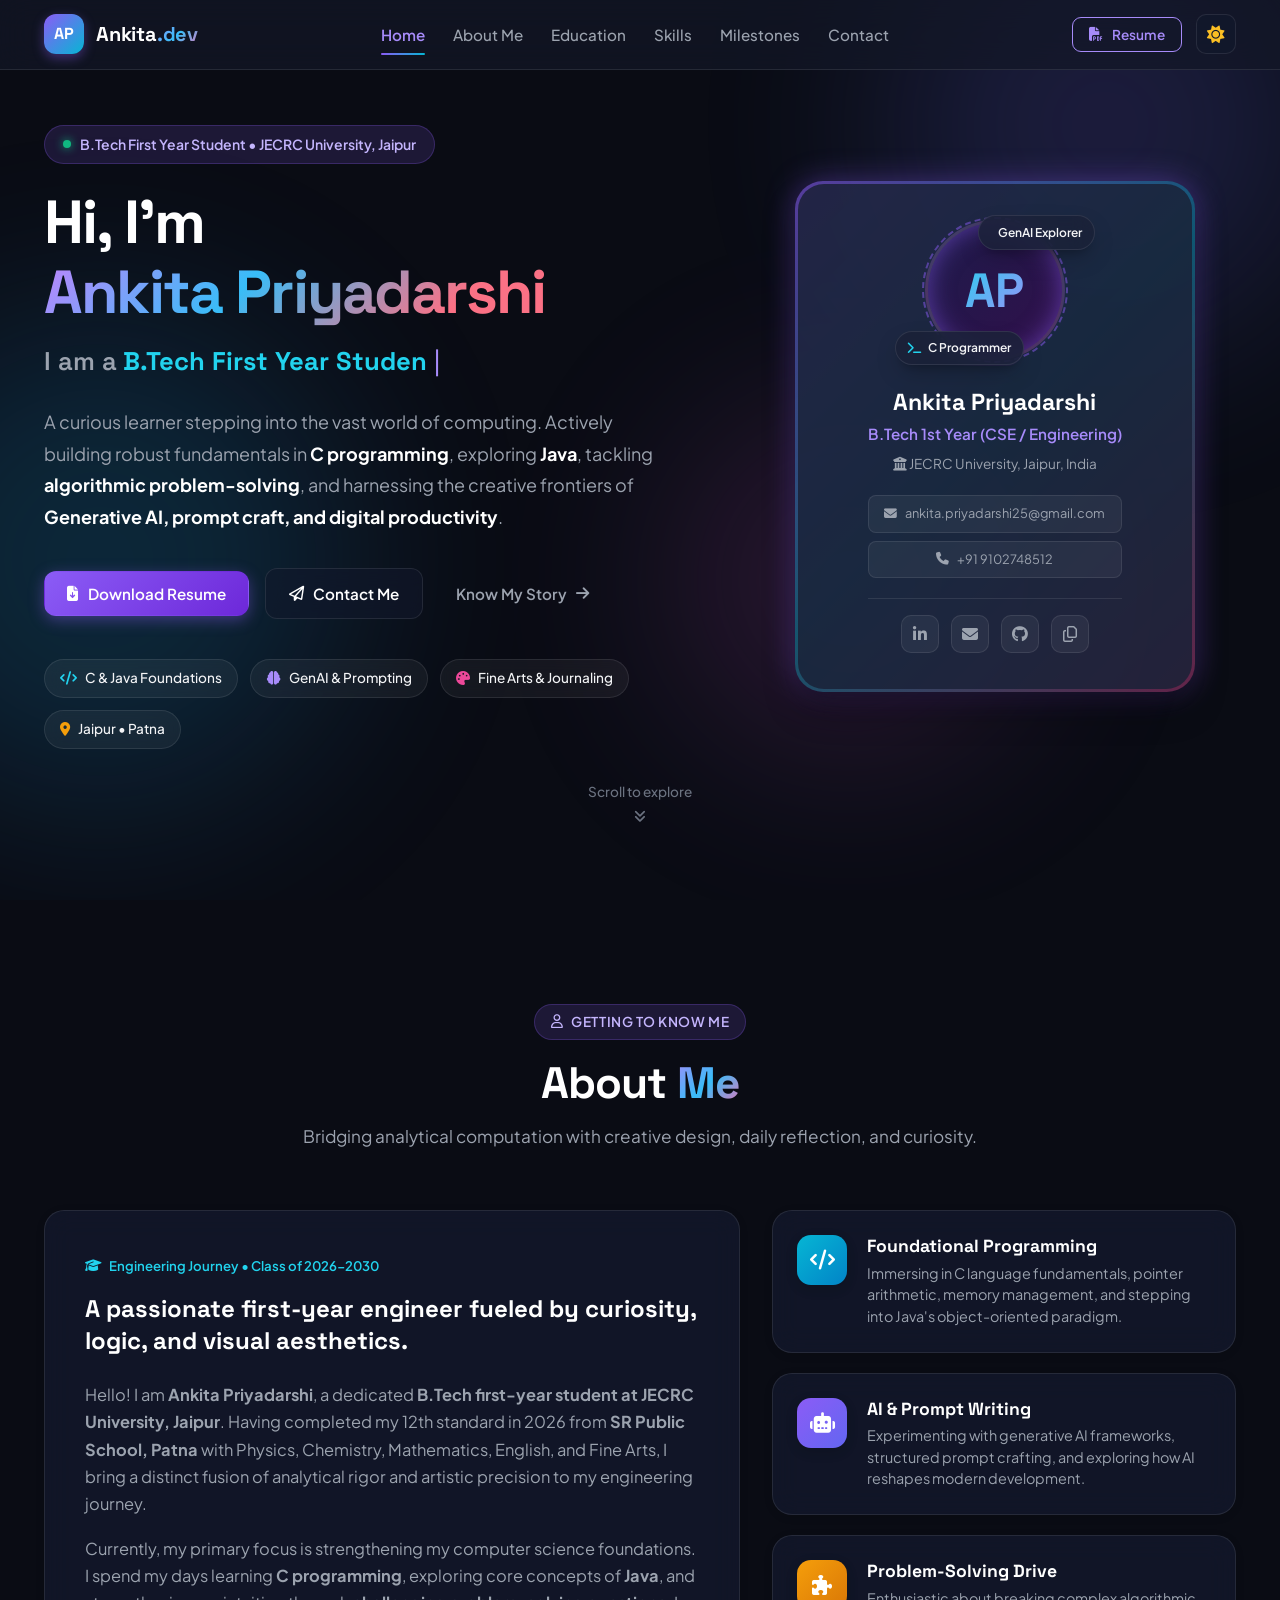
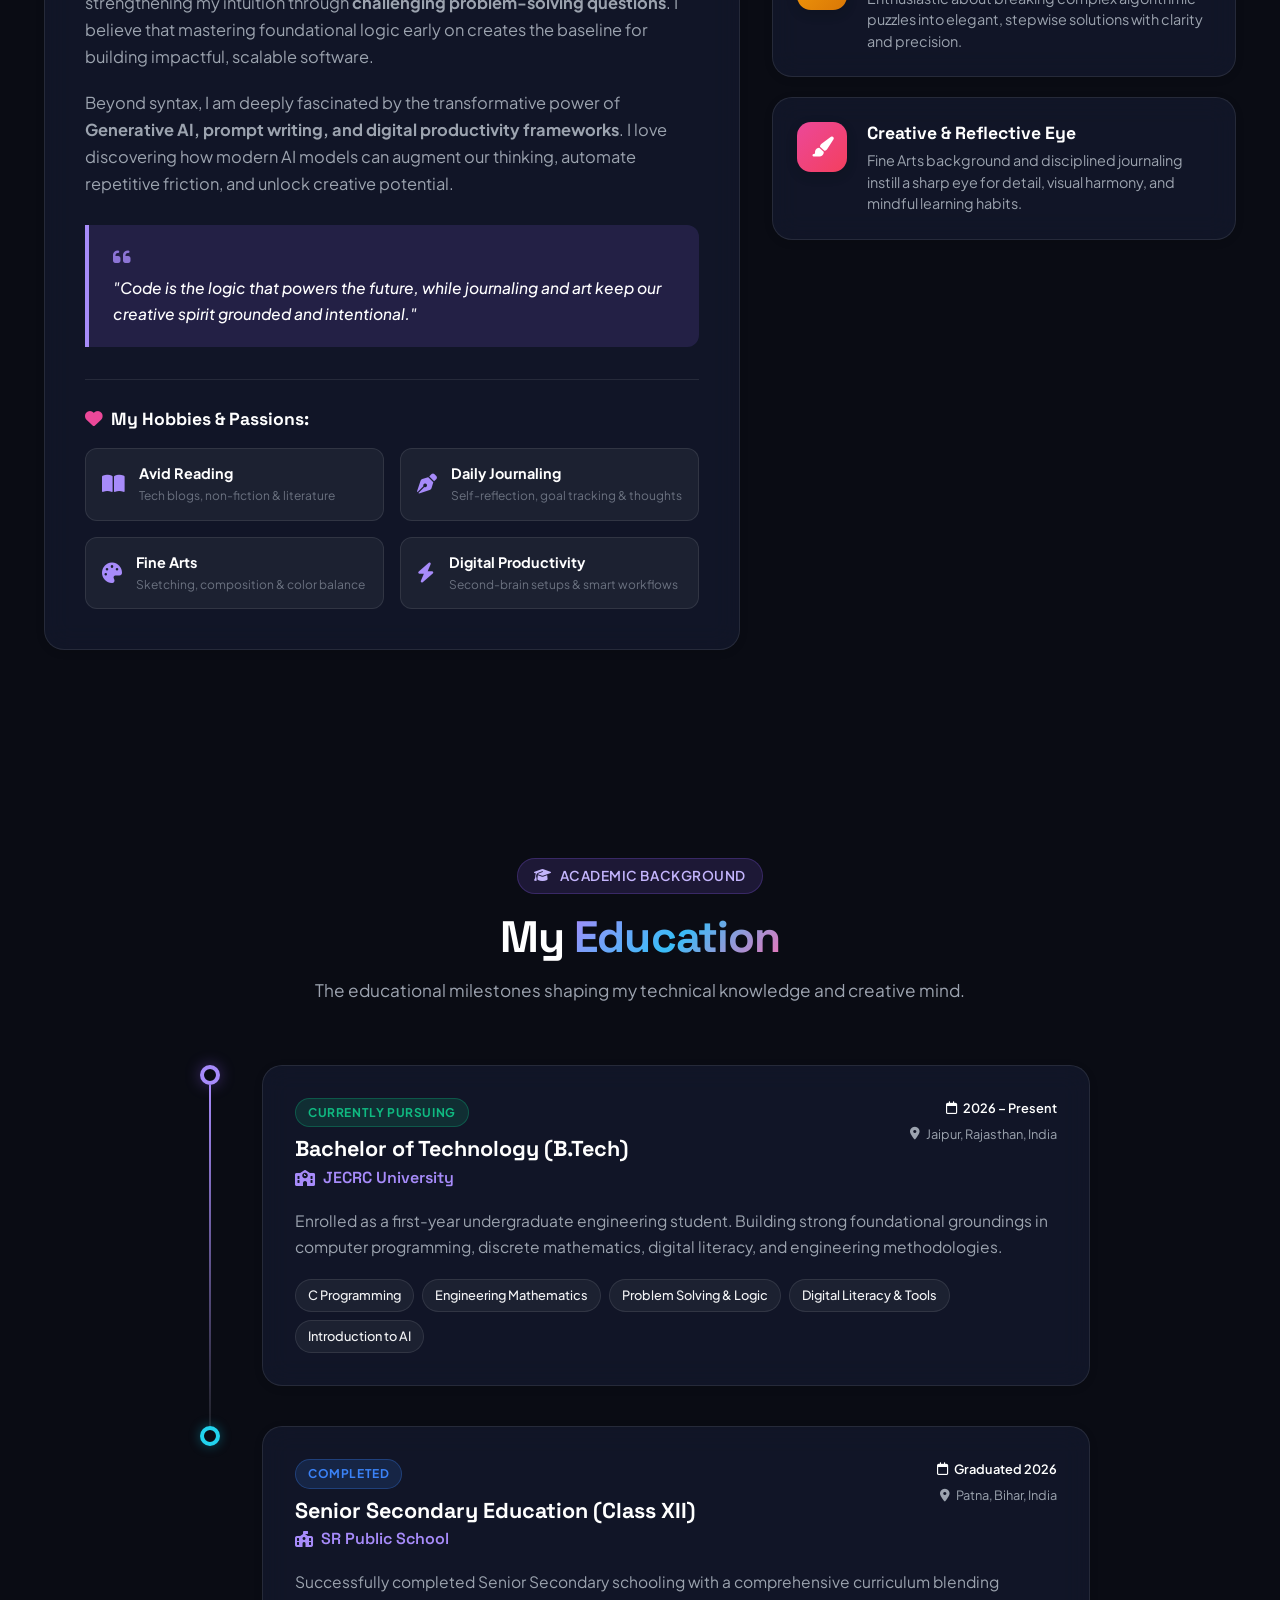
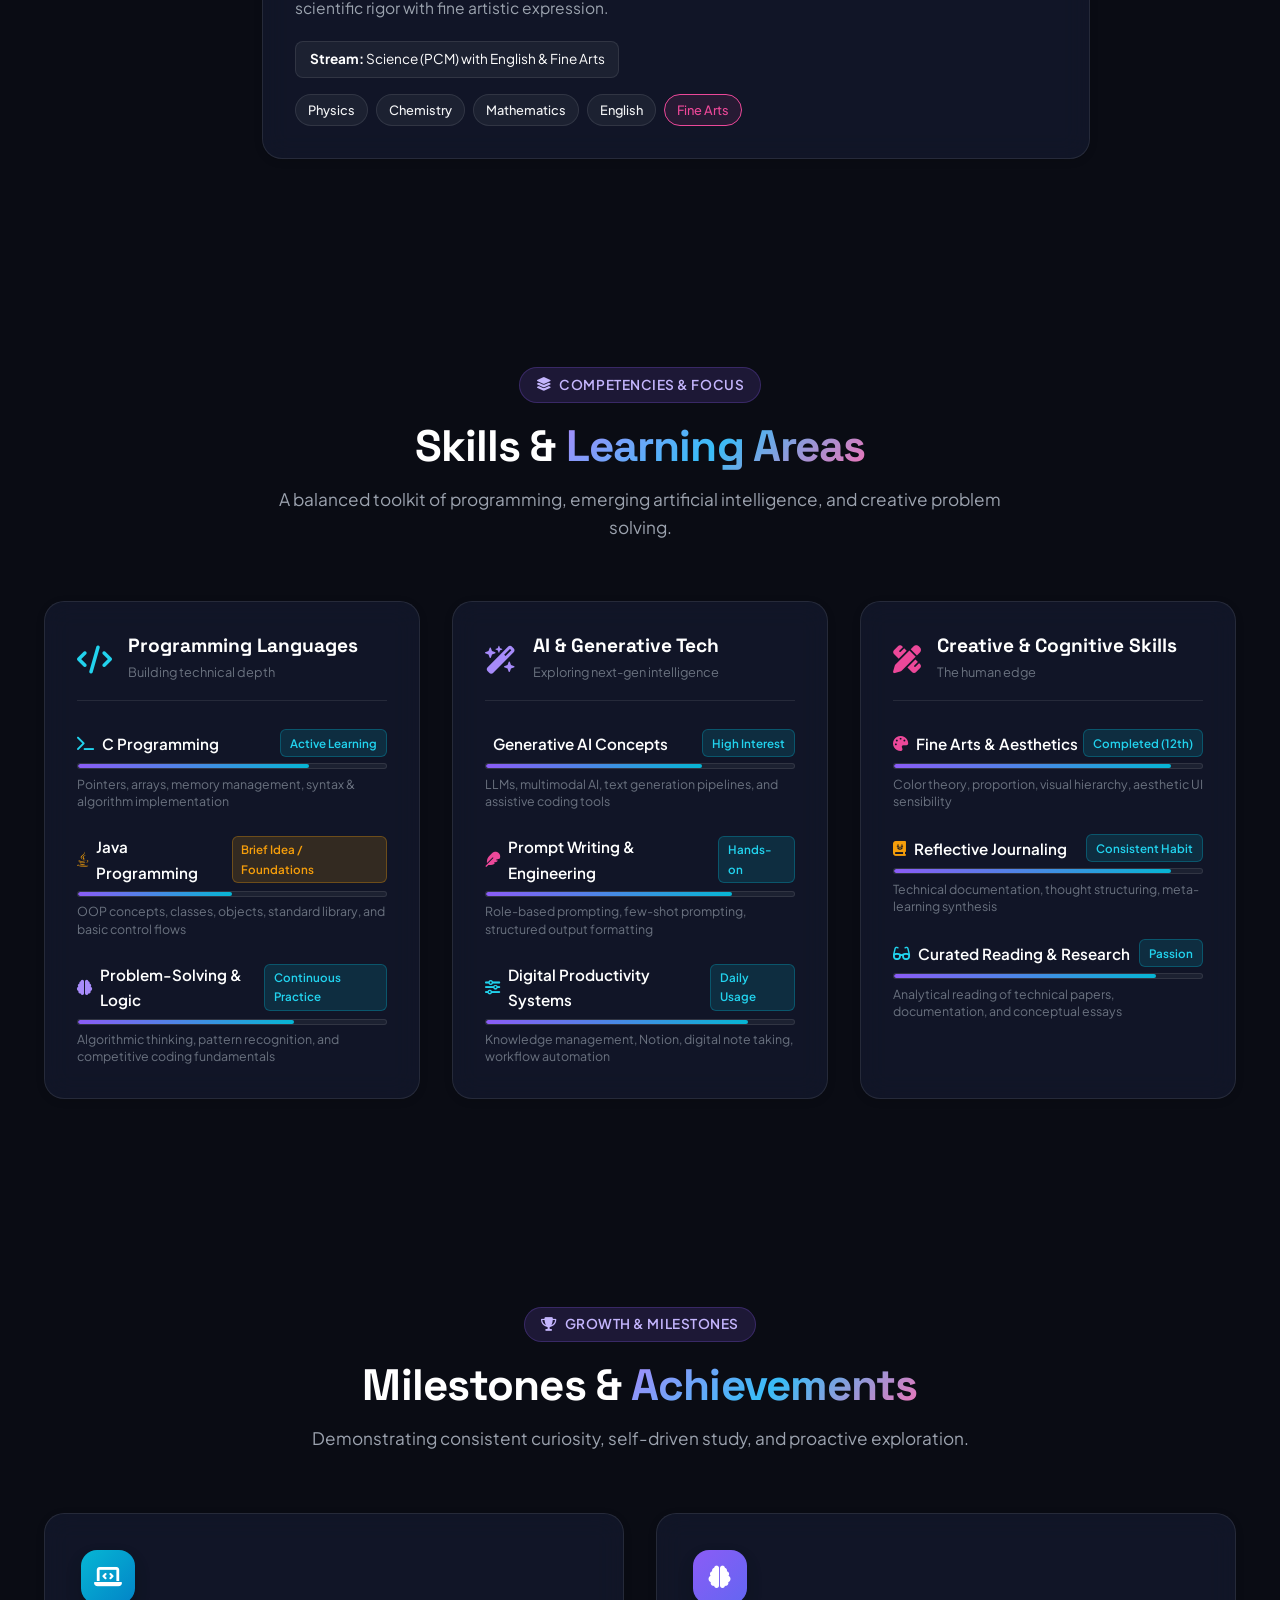
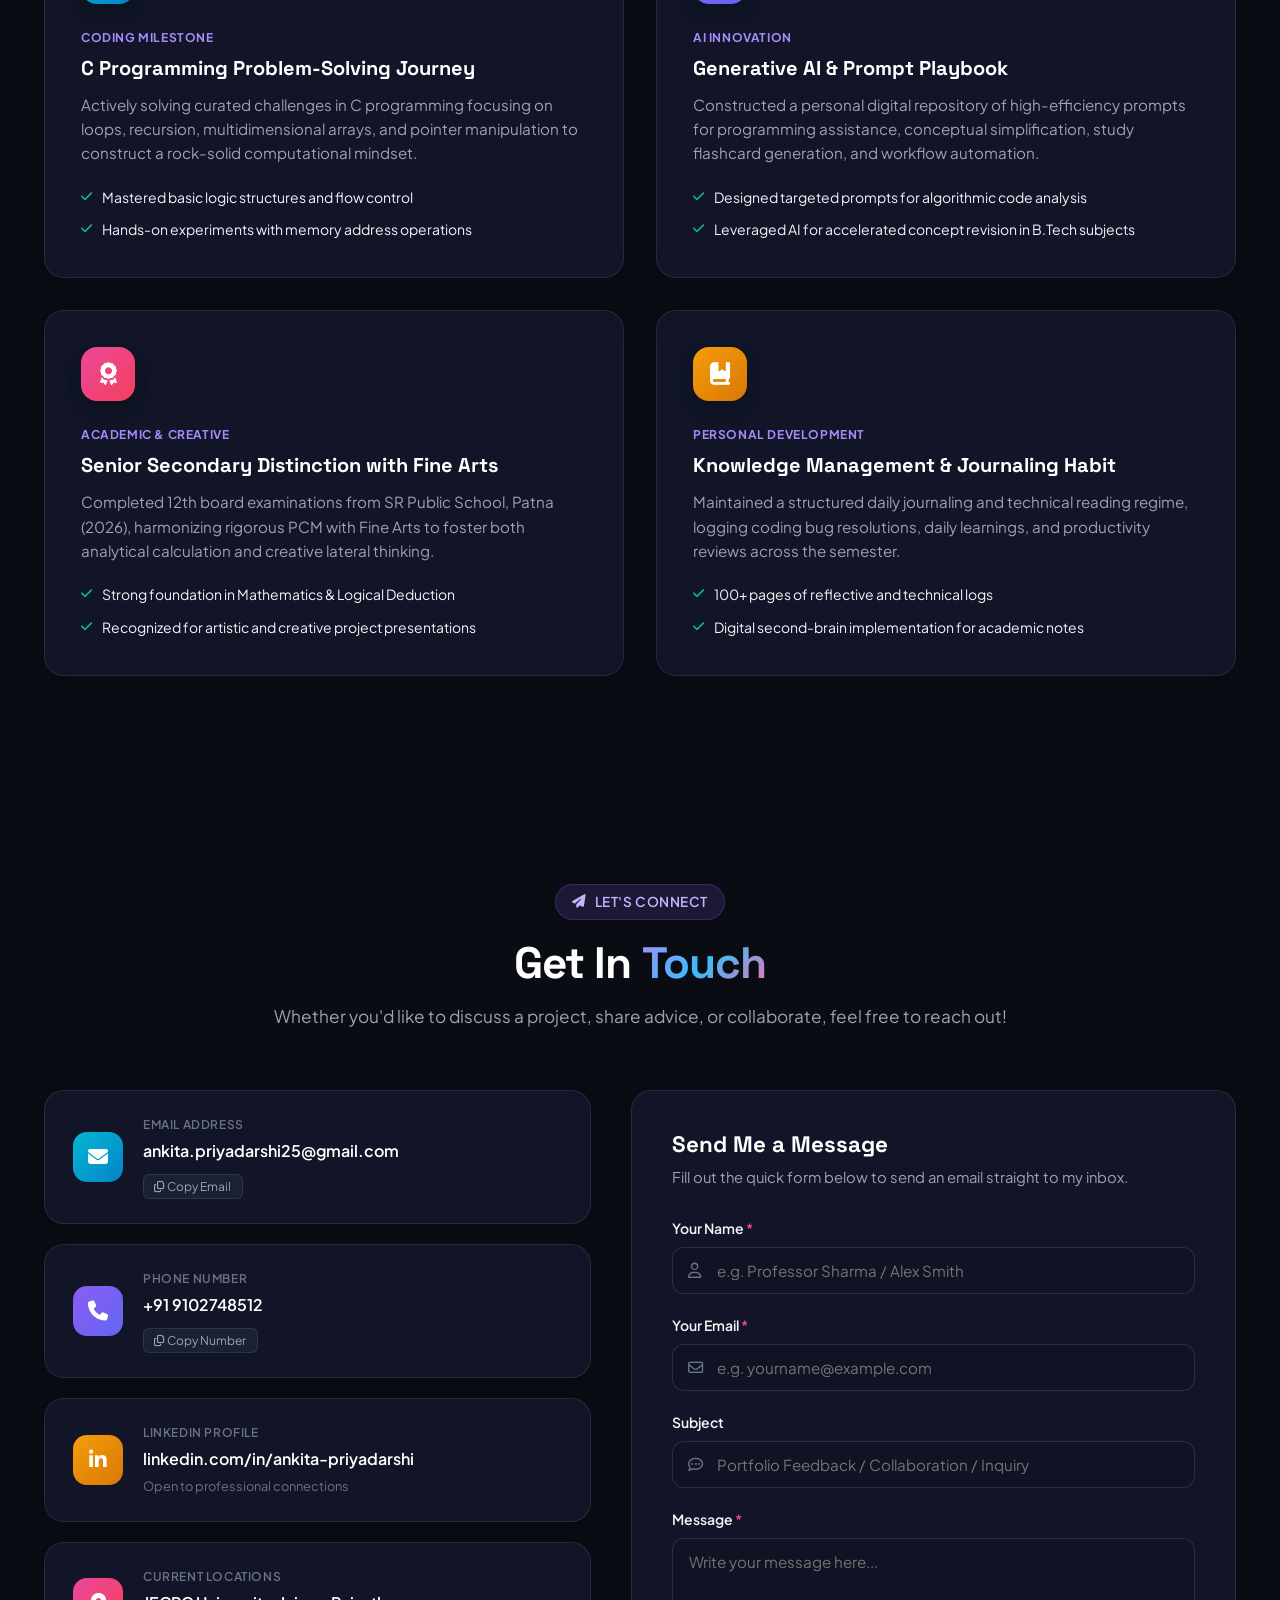
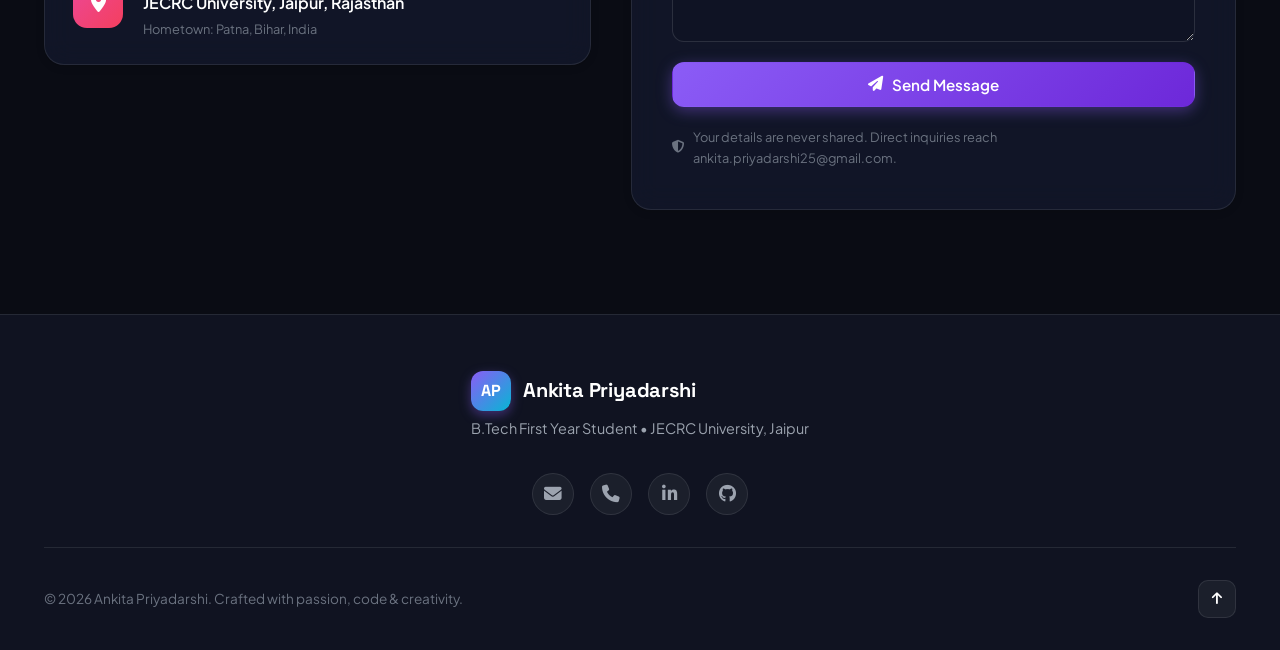
<file: index.html>
<!DOCTYPE html>
<html lang="en" data-theme="dark">
<head>
  <meta charset="UTF-8">
  <meta name="viewport" content="width=device-width, initial-scale=1.0">
  <title>Ankita Priyadarshi | B.Tech First Year Student & Tech Explorer</title>
  <meta name="description" content="Personal portfolio of Ankita Priyadarshi - B.Tech First Year student at JECRC University, Jaipur. Passionate about C programming, Java, Problem Solving, Generative AI, Prompt Writing, and Digital Productivity.">
  <meta name="keywords" content="Ankita Priyadarshi, JECRC University, B.Tech Portfolio, C Programming, Generative AI, Prompt Writing, Digital Literacy, Fine Arts, Student Portfolio">
  <meta name="author" content="Ankita Priyadarshi">

  <!-- Favicon -->
  <link rel="icon" href="data:image/svg+xml,<svg xmlns=%22http://www.w3.org/2000/svg%22 viewBox=%220%200%20100%20100%22><text y=%22.9em%22 font-size=%2290%22>✨</text></svg>">

  <!-- Google Fonts: Plus Jakarta Sans & Space Grotesk -->
  <link rel="preconnect" href="https://fonts.googleapis.com">
  <link rel="preconnect" href="https://fonts.gstatic.com" crossorigin>
  <link href="https://fonts.googleapis.com/css2?family=Plus+Jakarta+Sans:wght@300;400;500;600;700;800&family=Space+Grotesk:wght@500;600;700&family=Fira+Code:wght@400;500&display=swap" rel="stylesheet">

  <!-- Font Awesome Icons -->
  <link rel="stylesheet" href="https://cdnjs.cloudflare.com/ajax/libs/font-awesome/6.5.1/css/all.min.css" integrity="sha512-DTOQO9RWCH3ppGqcWaEA1BIZOC6xxalwEsw9c2QQeAIftl+Vegovlnee1c9QX4TctnWMn13TZye+giMm8e2LwA==" crossorigin="anonymous" referrerpolicy="no-referrer" />

  <!-- Stylesheet -->
  <link rel="stylesheet" href="style.css">
</head>
<body>

  <!-- Background Decorative Orbs -->
  <div class="background-decorations" aria-hidden="true">
    <div class="glow-orb orb-1"></div>
    <div class="glow-orb orb-2"></div>
    <div class="glow-orb orb-3"></div>
  </div>

  <!-- Navigation Bar -->
  <header class="navbar" id="navbar">
    <div class="nav-container">
      <a href="#home" class="nav-logo" aria-label="Ankita Priyadarshi Home">
        <span class="logo-badge">AP</span>
        <span class="logo-text">Ankita<span class="gradient-text">.dev</span></span>
      </a>

      <!-- Desktop Navigation Links -->
      <nav class="nav-links" id="nav-links">
        <a href="#home" class="nav-link active">Home</a>
        <a href="#about" class="nav-link">About Me</a>
        <a href="#education" class="nav-link">Education</a>
        <a href="#skills" class="nav-link">Skills</a>
        <a href="#achievements" class="nav-link">Milestones</a>
        <a href="#contact" class="nav-link">Contact</a>
      </nav>

      <!-- Nav Action Controls -->
      <div class="nav-actions">
        <!-- Resume Trigger -->
        <button type="button" class="btn btn-outline btn-sm resume-btn" id="nav-resume-btn" aria-label="Open Resume Preview">
          <i class="fa-solid fa-file-pdf"></i>
          <span>Resume</span>
        </button>

        <!-- Dark / Light Theme Toggle -->
        <button type="button" class="theme-toggle-btn" id="theme-toggle" aria-label="Toggle light/dark theme" title="Switch Theme">
          <i class="fa-solid fa-moon dark-icon"></i>
          <i class="fa-solid fa-sun light-icon"></i>
        </button>

        <!-- Mobile Menu Hamburger -->
        <button type="button" class="hamburger-btn" id="hamburger-btn" aria-label="Open navigation menu" aria-expanded="false">
          <span></span>
          <span></span>
          <span></span>
        </button>
      </div>
    </div>
  </header>

  <!-- Mobile Navigation Drawer Overlay -->
  <div class="mobile-nav-drawer" id="mobile-drawer" aria-hidden="true">
    <div class="mobile-drawer-header">
      <div class="logo-badge">AP</div>
      <button type="button" class="close-drawer-btn" id="close-drawer-btn" aria-label="Close menu">
        <i class="fa-solid fa-xmark"></i>
      </button>
    </div>
    <div class="mobile-nav-links">
      <a href="#home" class="mobile-link">Home</a>
      <a href="#about" class="mobile-link">About Me</a>
      <a href="#education" class="mobile-link">Education</a>
      <a href="#skills" class="mobile-link">Skills</a>
      <a href="#achievements" class="mobile-link">Milestones</a>
      <a href="#contact" class="mobile-link">Contact</a>
      <button type="button" class="btn btn-primary mobile-resume-btn" id="mobile-resume-trigger">
        <i class="fa-solid fa-download"></i> View & Download Resume
      </button>
    </div>
  </div>

  <main>
    <!-- HERO / HOMEPAGE SECTION -->
    <section id="home" class="hero-section">
      <div class="container hero-container">
        
        <!-- Left Hero Content -->
        <div class="hero-content">
          <div class="hero-badge">
            <span class="pulsing-dot"></span>
            <span>B.Tech First Year Student &bull; JECRC University, Jaipur</span>
          </div>

          <h1 class="hero-title">
            Hi, I'm <span class="gradient-text gradient-name">Ankita Priyadarshi</span>
          </h1>

          <div class="hero-typing-wrapper">
            <span class="static-prefix">I am a </span>
            <span class="dynamic-typing" id="dynamic-typing">B.Tech First Year Student</span>
            <span class="typing-cursor">|</span>
          </div>

          <p class="hero-intro">
            A curious learner stepping into the vast world of computing. Actively building robust fundamentals in 
            <strong>C programming</strong>, exploring <strong>Java</strong>, tackling <strong>algorithmic problem-solving</strong>, 
            and harnessing the creative frontiers of <strong>Generative AI, prompt craft, and digital productivity</strong>.
          </p>

          <!-- Hero Action Buttons -->
          <div class="hero-cta-group">
            <button type="button" class="btn btn-primary" id="hero-resume-btn">
              <i class="fa-solid fa-file-arrow-down"></i>
              <span>Download Resume</span>
            </button>
            <a href="#contact" class="btn btn-glass">
              <i class="fa-regular fa-paper-plane"></i>
              <span>Contact Me</span>
            </a>
            <a href="#about" class="btn btn-subtle">
              <span>Know My Story</span>
              <i class="fa-solid fa-arrow-right"></i>
            </a>
          </div>

          <!-- Quick Highlight Stat Chips -->
          <div class="hero-stats-row">
            <div class="stat-pill">
              <i class="fa-solid fa-code text-cyan"></i>
              <span>C & Java Foundations</span>
            </div>
            <div class="stat-pill">
              <i class="fa-solid fa-brain text-purple"></i>
              <span>GenAI & Prompting</span>
            </div>
            <div class="stat-pill">
              <i class="fa-solid fa-palette text-pink"></i>
              <span>Fine Arts & Journaling</span>
            </div>
            <div class="stat-pill">
              <i class="fa-solid fa-location-dot text-amber"></i>
              <span>Jaipur &bull; Patna</span>
            </div>
          </div>
        </div>

        <!-- Right Hero Visual Card -->
        <div class="hero-visual">
          <div class="profile-card-outer">
            <div class="profile-card-inner">
              <div class="profile-avatar-wrapper">
                <div class="profile-avatar">
                  <div class="avatar-monogram">AP</div>
                  <div class="avatar-ring"></div>
                </div>
                <div class="floating-badge badge-top-right">
                  <i class="fa-solid fa-sparkles text-amber"></i>
                  <span>GenAI Explorer</span>
                </div>
                <div class="floating-badge badge-bottom-left">
                  <i class="fa-solid fa-terminal text-cyan"></i>
                  <span>C Programmer</span>
                </div>
              </div>

              <div class="profile-meta">
                <h2 class="profile-name">Ankita Priyadarshi</h2>
                <p class="profile-role">B.Tech 1st Year (CSE / Engineering)</p>
                <p class="profile-institute">
                  <i class="fa-solid fa-building-columns"></i> JECRC University, Jaipur, India
                </p>
                
                <div class="profile-quick-contact">
                  <a href="mailto:ankita.priyadarshi25@gmail.com" class="profile-contact-chip" title="Send Email">
                    <i class="fa-solid fa-envelope"></i>
                    <span>ankita.priyadarshi25@gmail.com</span>
                  </a>
                  <a href="tel:9102748512" class="profile-contact-chip" title="Call Phone">
                    <i class="fa-solid fa-phone"></i>
                    <span>+91 9102748512</span>
                  </a>
                </div>

                <div class="profile-socials">
                  <a href="https://www.linkedin.com/in/ankita-priyadarshi" target="_blank" rel="noopener noreferrer" class="social-icon-btn" aria-label="LinkedIn Profile" title="Connect on LinkedIn">
                    <i class="fa-brands fa-linkedin-in"></i>
                  </a>
                  <a href="mailto:ankita.priyadarshi25@gmail.com" class="social-icon-btn" aria-label="Email" title="Direct Email">
                    <i class="fa-solid fa-envelope"></i>
                  </a>
                  <a href="https://github.com" target="_blank" rel="noopener noreferrer" class="social-icon-btn" aria-label="GitHub Profile" title="GitHub">
                    <i class="fa-brands fa-github"></i>
                  </a>
                  <button type="button" class="social-icon-btn copy-btn" id="copy-quick-email" title="Copy Email Address" aria-label="Copy Email">
                    <i class="fa-regular fa-copy"></i>
                  </button>
                </div>
              </div>
            </div>
          </div>
        </div>

      </div>

      <!-- Scroll Indicator -->
      <a href="#about" class="scroll-indicator" aria-label="Scroll to About Me section">
        <span>Scroll to explore</span>
        <i class="fa-solid fa-angles-down bounce"></i>
      </a>
    </section>

    <!-- ABOUT ME SECTION -->
    <section id="about" class="section about-section">
      <div class="container">
        
        <div class="section-header">
          <span class="section-tag"><i class="fa-regular fa-user"></i> Getting to Know Me</span>
          <h2 class="section-title">About <span class="gradient-text">Me</span></h2>
          <p class="section-subtitle">Bridging analytical computation with creative design, daily reflection, and curiosity.</p>
        </div>

        <div class="about-grid">
          
          <!-- Main Narrative Column -->
          <div class="about-main-card glass-card">
            <div class="about-intro-badge">
              <i class="fa-solid fa-graduation-cap"></i>
              <span>Engineering Journey &bull; Class of 2026-2030</span>
            </div>
            <h3 class="about-heading">A passionate first-year engineer fueled by curiosity, logic, and visual aesthetics.</h3>
            
            <div class="about-paragraphs">
              <p>
                Hello! I am <strong>Ankita Priyadarshi</strong>, a dedicated <strong>B.Tech first-year student at JECRC University, Jaipur</strong>. Having completed my 12th standard in 2026 from <strong>SR Public School, Patna</strong> with Physics, Chemistry, Mathematics, English, and Fine Arts, I bring a distinct fusion of analytical rigor and artistic precision to my engineering journey.
              </p>
              <p>
                Currently, my primary focus is strengthening my computer science foundations. I spend my days learning <strong>C programming</strong>, exploring core concepts of <strong>Java</strong>, and strengthening my intuition through <strong>challenging problem-solving questions</strong>. I believe that mastering foundational logic early on creates the baseline for building impactful, scalable software.
              </p>
              <p>
                Beyond syntax, I am deeply fascinated by the transformative power of <strong>Generative AI, prompt writing, and digital productivity frameworks</strong>. I love discovering how modern AI models can augment our thinking, automate repetitive friction, and unlock creative potential.
              </p>
            </div>

            <!-- Quote Banner -->
            <div class="about-quote-box">
              <i class="fa-solid fa-quote-left quote-icon"></i>
              <p class="quote-text">
                "Code is the logic that powers the future, while journaling and art keep our creative spirit grounded and intentional."
              </p>
            </div>

            <!-- Personal Dimensions / Hobbies -->
            <div class="about-hobbies-wrapper">
              <h4 class="hobbies-title"><i class="fa-solid fa-heart text-pink"></i> My Hobbies & Passions:</h4>
              <div class="hobbies-grid">
                <div class="hobby-tag">
                  <i class="fa-solid fa-book-open"></i>
                  <div>
                    <strong>Avid Reading</strong>
                    <span>Tech blogs, non-fiction & literature</span>
                  </div>
                </div>
                <div class="hobby-tag">
                  <i class="fa-solid fa-pen-nib"></i>
                  <div>
                    <strong>Daily Journaling</strong>
                    <span>Self-reflection, goal tracking & thoughts</span>
                  </div>
                </div>
                <div class="hobby-tag">
                  <i class="fa-solid fa-palette"></i>
                  <div>
                    <strong>Fine Arts</strong>
                    <span>Sketching, composition & color balance</span>
                  </div>
                </div>
                <div class="hobby-tag">
                  <i class="fa-solid fa-bolt"></i>
                  <div>
                    <strong>Digital Productivity</strong>
                    <span>Second-brain setups & smart workflows</span>
                  </div>
                </div>
              </div>
            </div>

          </div>

          <!-- Side Highlights Column -->
          <div class="about-pillars">
            
            <div class="pillar-card glass-card">
              <div class="pillar-icon bg-gradient-cyan">
                <i class="fa-solid fa-code"></i>
              </div>
              <div class="pillar-content">
                <h4>Foundational Programming</h4>
                <p>Immersing in C language fundamentals, pointer arithmetic, memory management, and stepping into Java's object-oriented paradigm.</p>
              </div>
            </div>

            <div class="pillar-card glass-card">
              <div class="pillar-icon bg-gradient-purple">
                <i class="fa-solid fa-robot"></i>
              </div>
              <div class="pillar-content">
                <h4>AI & Prompt Writing</h4>
                <p>Experimenting with generative AI frameworks, structured prompt crafting, and exploring how AI reshapes modern development.</p>
              </div>
            </div>

            <div class="pillar-card glass-card">
              <div class="pillar-icon bg-gradient-amber">
                <i class="fa-solid fa-puzzle-piece"></i>
              </div>
              <div class="pillar-content">
                <h4>Problem-Solving Drive</h4>
                <p>Enthusiastic about breaking complex algorithmic puzzles into elegant, stepwise solutions with clarity and precision.</p>
              </div>
            </div>

            <div class="pillar-card glass-card">
              <div class="pillar-icon bg-gradient-pink">
                <i class="fa-solid fa-paintbrush"></i>
              </div>
              <div class="pillar-content">
                <h4>Creative & Reflective Eye</h4>
                <p>Fine Arts background and disciplined journaling instill a sharp eye for detail, visual harmony, and mindful learning habits.</p>
              </div>
            </div>

          </div>

        </div>

      </div>
    </section>

    <!-- EDUCATION SECTION -->
    <section id="education" class="section education-section">
      <div class="container">
        
        <div class="section-header">
          <span class="section-tag"><i class="fa-solid fa-graduation-cap"></i> Academic Background</span>
          <h2 class="section-title">My <span class="gradient-text">Education</span></h2>
          <p class="section-subtitle">The educational milestones shaping my technical knowledge and creative mind.</p>
        </div>

        <div class="timeline-wrapper">
          
          <!-- Timeline Item 1: B.Tech at JECRC -->
          <div class="timeline-item timeline-current">
            <div class="timeline-marker">
              <div class="marker-dot"></div>
              <div class="marker-line"></div>
            </div>
            <div class="timeline-card glass-card">
              <div class="timeline-card-header">
                <div>
                  <span class="status-badge badge-active">Currently Pursuing</span>
                  <h3 class="degree-title">Bachelor of Technology (B.Tech)</h3>
                  <h4 class="institute-title">
                    <i class="fa-solid fa-school"></i> JECRC University
                  </h4>
                </div>
                <div class="timeline-period">
                  <span class="period-pill"><i class="fa-regular fa-calendar"></i> 2026 – Present</span>
                  <span class="location-pill"><i class="fa-solid fa-location-dot"></i> Jaipur, Rajasthan, India</span>
                </div>
              </div>
              
              <div class="timeline-body">
                <p class="timeline-desc">
                  Enrolled as a first-year undergraduate engineering student. Building strong foundational groundings in computer programming, discrete mathematics, digital literacy, and engineering methodologies.
                </p>
                <div class="timeline-tags">
                  <span class="course-tag">C Programming</span>
                  <span class="course-tag">Engineering Mathematics</span>
                  <span class="course-tag">Problem Solving & Logic</span>
                  <span class="course-tag">Digital Literacy & Tools</span>
                  <span class="course-tag">Introduction to AI</span>
                </div>
              </div>
            </div>
          </div>

          <!-- Timeline Item 2: Senior Secondary (12th) SR Public School -->
          <div class="timeline-item">
            <div class="timeline-marker">
              <div class="marker-dot"></div>
            </div>
            <div class="timeline-card glass-card">
              <div class="timeline-card-header">
                <div>
                  <span class="status-badge badge-completed">Completed</span>
                  <h3 class="degree-title">Senior Secondary Education (Class XII)</h3>
                  <h4 class="institute-title">
                    <i class="fa-solid fa-school-flag"></i> SR Public School
                  </h4>
                </div>
                <div class="timeline-period">
                  <span class="period-pill"><i class="fa-regular fa-calendar"></i> Graduated 2026</span>
                  <span class="location-pill"><i class="fa-solid fa-location-dot"></i> Patna, Bihar, India</span>
                </div>
              </div>
              
              <div class="timeline-body">
                <p class="timeline-desc">
                  Successfully completed Senior Secondary schooling with a comprehensive curriculum blending scientific rigor with fine artistic expression.
                </p>
                <div class="stream-badge-wrapper">
                  <div class="stream-badge">
                    <strong>Stream:</strong> Science (PCM) with English & Fine Arts
                  </div>
                </div>
                <div class="timeline-tags">
                  <span class="course-tag">Physics</span>
                  <span class="course-tag">Chemistry</span>
                  <span class="course-tag">Mathematics</span>
                  <span class="course-tag">English</span>
                  <span class="course-tag tag-highlight">Fine Arts</span>
                </div>
              </div>
            </div>
          </div>

        </div>

      </div>
    </section>

    <!-- SKILLS SECTION -->
    <section id="skills" class="section skills-section">
      <div class="container">
        
        <div class="section-header">
          <span class="section-tag"><i class="fa-solid fa-layer-group"></i> Competencies & Focus</span>
          <h2 class="section-title">Skills & <span class="gradient-text">Learning Areas</span></h2>
          <p class="section-subtitle">A balanced toolkit of programming, emerging artificial intelligence, and creative problem solving.</p>
        </div>

        <div class="skills-grid">
          
          <!-- Category 1: Core Programming -->
          <div class="skill-category-card glass-card">
            <div class="category-header">
              <div class="category-icon text-cyan">
                <i class="fa-solid fa-code"></i>
              </div>
              <div>
                <h3>Programming Languages</h3>
                <span class="category-subtitle">Building technical depth</span>
              </div>
            </div>

            <div class="skills-list">
              <!-- Skill Item: C Programming -->
              <div class="skill-item">
                <div class="skill-info">
                  <div class="skill-name-group">
                    <i class="fa-solid fa-terminal text-cyan"></i>
                    <span class="skill-name">C Programming</span>
                  </div>
                  <span class="skill-level-badge level-active">Active Learning</span>
                </div>
                <div class="skill-progress-bar">
                  <div class="progress-fill" style="width: 75%;"></div>
                </div>
                <p class="skill-note">Pointers, arrays, memory management, syntax & algorithm implementation</p>
              </div>

              <!-- Skill Item: Java -->
              <div class="skill-item">
                <div class="skill-info">
                  <div class="skill-name-group">
                    <i class="fa-brands fa-java text-amber"></i>
                    <span class="skill-name">Java Programming</span>
                  </div>
                  <span class="skill-level-badge level-foundational">Brief Idea / Foundations</span>
                </div>
                <div class="skill-progress-bar">
                  <div class="progress-fill" style="width: 50%;"></div>
                </div>
                <p class="skill-note">OOP concepts, classes, objects, standard library, and basic control flows</p>
              </div>

              <!-- Skill Item: Problem Solving -->
              <div class="skill-item">
                <div class="skill-info">
                  <div class="skill-name-group">
                    <i class="fa-solid fa-brain text-purple"></i>
                    <span class="skill-name">Problem-Solving & Logic</span>
                  </div>
                  <span class="skill-level-badge level-active">Continuous Practice</span>
                </div>
                <div class="skill-progress-bar">
                  <div class="progress-fill" style="width: 70%;"></div>
                </div>
                <p class="skill-note">Algorithmic thinking, pattern recognition, and competitive coding fundamentals</p>
              </div>
            </div>
          </div>

          <!-- Category 2: AI & Generative AI -->
          <div class="skill-category-card glass-card">
            <div class="category-header">
              <div class="category-icon text-purple">
                <i class="fa-solid fa-wand-magic-sparkles"></i>
              </div>
              <div>
                <h3>AI & Generative Tech</h3>
                <span class="category-subtitle">Exploring next-gen intelligence</span>
              </div>
            </div>

            <div class="skills-list">
              <!-- Skill Item: Generative AI -->
              <div class="skill-item">
                <div class="skill-info">
                  <div class="skill-name-group">
                    <i class="fa-solid fa-microchip-ai text-purple"></i>
                    <span class="skill-name">Generative AI Concepts</span>
                  </div>
                  <span class="skill-level-badge level-active">High Interest</span>
                </div>
                <div class="skill-progress-bar">
                  <div class="progress-fill" style="width: 70%;"></div>
                </div>
                <p class="skill-note">LLMs, multimodal AI, text generation pipelines, and assistive coding tools</p>
              </div>

              <!-- Skill Item: Prompt Writing -->
              <div class="skill-item">
                <div class="skill-info">
                  <div class="skill-name-group">
                    <i class="fa-solid fa-feather text-pink"></i>
                    <span class="skill-name">Prompt Writing & Engineering</span>
                  </div>
                  <span class="skill-level-badge level-active">Hands-on</span>
                </div>
                <div class="skill-progress-bar">
                  <div class="progress-fill" style="width: 80%;"></div>
                </div>
                <p class="skill-note">Role-based prompting, few-shot prompting, structured output formatting</p>
              </div>

              <!-- Skill Item: Digital Productivity -->
              <div class="skill-item">
                <div class="skill-info">
                  <div class="skill-name-group">
                    <i class="fa-solid fa-sliders text-cyan"></i>
                    <span class="skill-name">Digital Productivity Systems</span>
                  </div>
                  <span class="skill-level-badge level-active">Daily Usage</span>
                </div>
                <div class="skill-progress-bar">
                  <div class="progress-fill" style="width: 85%;"></div>
                </div>
                <p class="skill-note">Knowledge management, Notion, digital note taking, workflow automation</p>
              </div>
            </div>
          </div>

          <!-- Category 3: Creative & Professional Strengths -->
          <div class="skill-category-card glass-card">
            <div class="category-header">
              <div class="category-icon text-pink">
                <i class="fa-solid fa-pen-ruler"></i>
              </div>
              <div>
                <h3>Creative & Cognitive Skills</h3>
                <span class="category-subtitle">The human edge</span>
              </div>
            </div>

            <div class="skills-list">
              <!-- Skill Item: Fine Arts & Visual Design -->
              <div class="skill-item">
                <div class="skill-info">
                  <div class="skill-name-group">
                    <i class="fa-solid fa-palette text-pink"></i>
                    <span class="skill-name">Fine Arts & Aesthetics</span>
                  </div>
                  <span class="skill-level-badge level-active">Completed (12th)</span>
                </div>
                <div class="skill-progress-bar">
                  <div class="progress-fill" style="width: 90%;"></div>
                </div>
                <p class="skill-note">Color theory, proportion, visual hierarchy, aesthetic UI sensibility</p>
              </div>

              <!-- Skill Item: Journaling & Documentation -->
              <div class="skill-item">
                <div class="skill-info">
                  <div class="skill-name-group">
                    <i class="fa-solid fa-book-journal-whills text-amber"></i>
                    <span class="skill-name">Reflective Journaling</span>
                  </div>
                  <span class="skill-level-badge level-active">Consistent Habit</span>
                </div>
                <div class="skill-progress-bar">
                  <div class="progress-fill" style="width: 90%;"></div>
                </div>
                <p class="skill-note">Technical documentation, thought structuring, meta-learning synthesis</p>
              </div>

              <!-- Skill Item: Critical Reading -->
              <div class="skill-item">
                <div class="skill-info">
                  <div class="skill-name-group">
                    <i class="fa-solid fa-glasses text-cyan"></i>
                    <span class="skill-name">Curated Reading & Research</span>
                  </div>
                  <span class="skill-level-badge level-active">Passion</span>
                </div>
                <div class="skill-progress-bar">
                  <div class="progress-fill" style="width: 85%;"></div>
                </div>
                <p class="skill-note">Analytical reading of technical papers, documentation, and conceptual essays</p>
              </div>
            </div>
          </div>

        </div>

      </div>
    </section>

    <!-- ACHIEVEMENTS & MILESTONES SECTION -->
    <section id="achievements" class="section achievements-section">
      <div class="container">
        
        <div class="section-header">
          <span class="section-tag"><i class="fa-solid fa-trophy"></i> Growth & Milestones</span>
          <h2 class="section-title">Milestones & <span class="gradient-text">Achievements</span></h2>
          <p class="section-subtitle">Demonstrating consistent curiosity, self-driven study, and proactive exploration.</p>
        </div>

        <div class="achievements-grid">
          
          <div class="achievement-card glass-card">
            <div class="achievement-badge-icon bg-gradient-cyan">
              <i class="fa-solid fa-laptop-code"></i>
            </div>
            <div class="achievement-content">
              <span class="achievement-tag">Coding Milestone</span>
              <h3>C Programming Problem-Solving Journey</h3>
              <p>Actively solving curated challenges in C programming focusing on loops, recursion, multidimensional arrays, and pointer manipulation to construct a rock-solid computational mindset.</p>
              <ul class="achievement-points">
                <li><i class="fa-solid fa-check"></i> Mastered basic logic structures and flow control</li>
                <li><i class="fa-solid fa-check"></i> Hands-on experiments with memory address operations</li>
              </ul>
            </div>
          </div>

          <div class="achievement-card glass-card">
            <div class="achievement-badge-icon bg-gradient-purple">
              <i class="fa-solid fa-brain"></i>
            </div>
            <div class="achievement-content">
              <span class="achievement-tag">AI Innovation</span>
              <h3>Generative AI & Prompt Playbook</h3>
              <p>Constructed a personal digital repository of high-efficiency prompts for programming assistance, conceptual simplification, study flashcard generation, and workflow automation.</p>
              <ul class="achievement-points">
                <li><i class="fa-solid fa-check"></i> Designed targeted prompts for algorithmic code analysis</li>
                <li><i class="fa-solid fa-check"></i> Leveraged AI for accelerated concept revision in B.Tech subjects</li>
              </ul>
            </div>
          </div>

          <div class="achievement-card glass-card">
            <div class="achievement-badge-icon bg-gradient-pink">
              <i class="fa-solid fa-award"></i>
            </div>
            <div class="achievement-content">
              <span class="achievement-tag">Academic & Creative</span>
              <h3>Senior Secondary Distinction with Fine Arts</h3>
              <p>Completed 12th board examinations from SR Public School, Patna (2026), harmonizing rigorous PCM with Fine Arts to foster both analytical calculation and creative lateral thinking.</p>
              <ul class="achievement-points">
                <li><i class="fa-solid fa-check"></i> Strong foundation in Mathematics & Logical Deduction</li>
                <li><i class="fa-solid fa-check"></i> Recognized for artistic and creative project presentations</li>
              </ul>
            </div>
          </div>

          <div class="achievement-card glass-card">
            <div class="achievement-badge-icon bg-gradient-amber">
              <i class="fa-solid fa-book-bookmark"></i>
            </div>
            <div class="achievement-content">
              <span class="achievement-tag">Personal Development</span>
              <h3>Knowledge Management & Journaling Habit</h3>
              <p>Maintained a structured daily journaling and technical reading regime, logging coding bug resolutions, daily learnings, and productivity reviews across the semester.</p>
              <ul class="achievement-points">
                <li><i class="fa-solid fa-check"></i> 100+ pages of reflective and technical logs</li>
                <li><i class="fa-solid fa-check"></i> Digital second-brain implementation for academic notes</li>
              </ul>
            </div>
          </div>

        </div>

      </div>
    </section>

    <!-- CONTACT SECTION -->
    <section id="contact" class="section contact-section">
      <div class="container">
        
        <div class="section-header">
          <span class="section-tag"><i class="fa-solid fa-paper-plane"></i> Let's Connect</span>
          <h2 class="section-title">Get In <span class="gradient-text">Touch</span></h2>
          <p class="section-subtitle">Whether you'd like to discuss a project, share advice, or collaborate, feel free to reach out!</p>
        </div>

        <div class="contact-grid">
          
          <!-- Contact Details Cards -->
          <div class="contact-info-column">
            
            <div class="contact-card glass-card">
              <div class="contact-icon bg-gradient-cyan">
                <i class="fa-solid fa-envelope"></i>
              </div>
              <div class="contact-text">
                <span class="contact-label">Email Address</span>
                <a href="mailto:ankita.priyadarshi25@gmail.com" class="contact-val">ankita.priyadarshi25@gmail.com</a>
                <button type="button" class="btn-copy-mini" data-copy="ankita.priyadarshi25@gmail.com" title="Copy email">
                  <i class="fa-regular fa-copy"></i> Copy Email
                </button>
              </div>
            </div>

            <div class="contact-card glass-card">
              <div class="contact-icon bg-gradient-purple">
                <i class="fa-solid fa-phone"></i>
              </div>
              <div class="contact-text">
                <span class="contact-label">Phone Number</span>
                <a href="tel:9102748512" class="contact-val">+91 9102748512</a>
                <button type="button" class="btn-copy-mini" data-copy="9102748512" title="Copy phone number">
                  <i class="fa-regular fa-copy"></i> Copy Number
                </button>
              </div>
            </div>

            <div class="contact-card glass-card">
              <div class="contact-icon bg-gradient-amber">
                <i class="fa-brands fa-linkedin-in"></i>
              </div>
              <div class="contact-text">
                <span class="contact-label">LinkedIn Profile</span>
                <a href="https://www.linkedin.com/in/ankita-priyadarshi" target="_blank" rel="noopener noreferrer" class="contact-val">
                  linkedin.com/in/ankita-priyadarshi
                </a>
                <span class="contact-subtext">Open to professional connections</span>
              </div>
            </div>

            <div class="contact-card glass-card">
              <div class="contact-icon bg-gradient-pink">
                <i class="fa-solid fa-location-dot"></i>
              </div>
              <div class="contact-text">
                <span class="contact-label">Current Locations</span>
                <p class="contact-val">JECRC University, Jaipur, Rajasthan</p>
                <span class="contact-subtext">Hometown: Patna, Bihar, India</span>
              </div>
            </div>

          </div>

          <!-- Interactive Message Form -->
          <div class="contact-form-column">
            <div class="contact-form-card glass-card">
              <h3 class="form-title">Send Me a Message</h3>
              <p class="form-desc">Fill out the quick form below to send an email straight to my inbox.</p>
              
              <form id="portfolio-contact-form" class="portfolio-form" action="mailto:ankita.priyadarshi25@gmail.com" method="POST" enctype="text/plain">
                <div class="form-group">
                  <label for="sender-name">Your Name <span class="required">*</span></label>
                  <div class="input-wrapper">
                    <i class="fa-regular fa-user input-icon"></i>
                    <input type="text" id="sender-name" name="name" placeholder="e.g. Professor Sharma / Alex Smith" required>
                  </div>
                </div>

                <div class="form-group">
                  <label for="sender-email">Your Email <span class="required">*</span></label>
                  <div class="input-wrapper">
                    <i class="fa-regular fa-envelope input-icon"></i>
                    <input type="email" id="sender-email" name="email" placeholder="e.g. yourname@example.com" required>
                  </div>
                </div>

                <div class="form-group">
                  <label for="sender-subject">Subject</label>
                  <div class="input-wrapper">
                    <i class="fa-regular fa-comment-dots input-icon"></i>
                    <input type="text" id="sender-subject" name="subject" placeholder="Portfolio Feedback / Collaboration / Inquiry">
                  </div>
                </div>

                <div class="form-group">
                  <label for="sender-message">Message <span class="required">*</span></label>
                  <div class="input-wrapper">
                    <textarea id="sender-message" name="message" rows="4" placeholder="Write your message here..." required></textarea>
                  </div>
                </div>

                <button type="submit" class="btn btn-primary btn-block" id="submit-message-btn">
                  <i class="fa-solid fa-paper-plane"></i>
                  <span>Send Message</span>
                </button>
              </form>

              <div class="form-notice">
                <i class="fa-solid fa-shield-halved"></i>
                <span>Your details are never shared. Direct inquiries reach ankita.priyadarshi25@gmail.com.</span>
              </div>
            </div>
          </div>

        </div>

      </div>
    </section>

  </main>

  <!-- FOOTER -->
  <footer class="footer">
    <div class="container footer-container">
      <div class="footer-brand">
        <div class="nav-logo">
          <span class="logo-badge">AP</span>
          <span class="logo-text">Ankita Priyadarshi</span>
        </div>
        <p class="footer-tagline">B.Tech First Year Student &bull; JECRC University, Jaipur</p>
      </div>

      <div class="footer-social-links">
        <a href="mailto:ankita.priyadarshi25@gmail.com" class="footer-link" title="Email"><i class="fa-solid fa-envelope"></i></a>
        <a href="tel:9102748512" class="footer-link" title="Phone"><i class="fa-solid fa-phone"></i></a>
        <a href="https://www.linkedin.com/in/ankita-priyadarshi" target="_blank" rel="noopener noreferrer" class="footer-link" title="LinkedIn"><i class="fa-brands fa-linkedin-in"></i></a>
        <a href="https://github.com" target="_blank" rel="noopener noreferrer" class="footer-link" title="GitHub"><i class="fa-brands fa-github"></i></a>
      </div>

      <div class="footer-bottom">
        <p>&copy; 2026 Ankita Priyadarshi. Crafted with passion, code & creativity.</p>
        <button type="button" class="back-to-top" id="back-to-top-btn" aria-label="Back to top">
          <i class="fa-solid fa-arrow-up"></i>
        </button>
      </div>
    </div>
  </footer>

  <!-- RESUME MODAL PREVIEW & DOWNLOAD -->
  <div class="resume-modal-overlay" id="resume-modal" aria-hidden="true" role="dialog" aria-labelledby="resume-modal-title">
    <div class="resume-modal-card">
      <div class="resume-modal-header">
        <div class="resume-header-titles">
          <h3 id="resume-modal-title"><i class="fa-solid fa-file-invoice"></i> Professional Resume Preview</h3>
          <p>Ankita Priyadarshi &bull; B.Tech First Year Student</p>
        </div>
        <div class="resume-header-actions">
          <button type="button" class="btn btn-sm btn-primary" id="print-resume-btn">
            <i class="fa-solid fa-print"></i> Print / Save as PDF
          </button>
          <a href="resume.html" target="_blank" class="btn btn-sm btn-outline" title="Open Fullpage Printable Resume">
            <i class="fa-solid fa-up-right-from-square"></i> Standalone View
          </a>
          <button type="button" class="modal-close-btn" id="close-resume-modal" aria-label="Close Resume Modal">
            <i class="fa-solid fa-xmark"></i>
          </button>
        </div>
      </div>

      <!-- Scrollable Resume Body Document -->
      <div class="resume-modal-body" id="printable-resume-content">
        <div class="resume-document">
          
          <!-- Resume Doc Header -->
          <div class="doc-header">
            <div>
              <h1 class="doc-name">ANKITA PRIYADARSHI</h1>
              <p class="doc-subtitle">B.Tech First Year Student &bull; Aspiring Software Engineer</p>
            </div>
            <div class="doc-contact">
              <p><i class="fa-solid fa-envelope"></i> ankita.priyadarshi25@gmail.com</p>
              <p><i class="fa-solid fa-phone"></i> +91 9102748512</p>
              <p><i class="fa-solid fa-location-dot"></i> Jaipur, Rajasthan / Patna, Bihar</p>
              <p><i class="fa-brands fa-linkedin"></i> linkedin.com/in/ankita-priyadarshi</p>
            </div>
          </div>

          <hr class="doc-divider">

          <!-- Summary -->
          <div class="doc-section">
            <h4 class="doc-section-title">PROFESSIONAL SUMMARY</h4>
            <p class="doc-text">
              Motivated and analytically minded B.Tech First Year student at JECRC University, Jaipur. Combining a solid foundation in Mathematics and Science with creative lateral thinking developed through Fine Arts. Actively learning C programming, object-oriented concepts in Java, and algorithmic problem-solving. Deeply enthusiastic about Generative AI, prompt engineering, and digital productivity frameworks to solve real-world problems.
            </p>
          </div>

          <!-- Education -->
          <div class="doc-section">
            <h4 class="doc-section-title">EDUCATION</h4>
            <div class="doc-item">
              <div class="doc-item-row">
                <strong>Bachelor of Technology (B.Tech) - 1st Year</strong>
                <span>2026 – Present</span>
              </div>
              <div class="doc-item-sub">JECRC University, Jaipur, Rajasthan, India</div>
              <p class="doc-item-desc">Focus on C Programming, Logic Building, Engineering Mathematics, Discrete Structures, and Emerging AI Technologies.</p>
            </div>

            <div class="doc-item">
              <div class="doc-item-row">
                <strong>Senior Secondary Education (Class 12th)</strong>
                <span>Graduated 2026</span>
              </div>
              <div class="doc-item-sub">SR Public School, Patna, Bihar, India</div>
              <p class="doc-item-desc">Subjects: Physics, Chemistry, Mathematics (PCM), English, and Fine Arts.</p>
            </div>
          </div>

          <!-- Technical & Soft Skills -->
          <div class="doc-section">
            <h4 class="doc-section-title">TECHNICAL & RELEVANT SKILLS</h4>
            <ul class="doc-skills-list">
              <li><strong>Programming Languages:</strong> C Programming (Active Core), Java (Basic / Object-Oriented Fundamentals)</li>
              <li><strong>Concepts & Problem Solving:</strong> Algorithmic Logic, Flowcharts, Data Representation, Debugging</li>
              <li><strong>AI & Emerging Tech:</strong> Generative AI Principles, Prompt Writing & Structuring, AI-Assisted Workflows</li>
              <li><strong>Digital Productivity:</strong> Notion, Digital Note-taking Systems, Knowledge Architecture, Markdown</li>
              <li><strong>Creative & Cognitive:</strong> Fine Arts (Composition & Visual Design), Reflective Journaling, Critical Research & Reading</li>
            </ul>
          </div>

          <!-- Key Projects / Learning Milestones -->
          <div class="doc-section">
            <h4 class="doc-section-title">KEY LEARNING MILESTONES & PROJECTS</h4>
            <div class="doc-item">
              <div class="doc-item-row">
                <strong>Personal Web Portfolio & Knowledge Showcase</strong>
                <span>2026</span>
              </div>
              <p class="doc-item-desc">Architected and deployed a responsive, aesthetic personal portfolio website showcasing academic qualifications, core programming competencies, and creative interests with light/dark accessibility.</p>
            </div>

            <div class="doc-item">
              <div class="doc-item-row">
                <strong>Algorithmic C Programming Challenge Track</strong>
                <span>2026</span>
              </div>
              <p class="doc-item-desc">Designed and implemented modular C programs solving mathematical, array manipulation, and pointer logic problems to strengthen computational problem-solving speed.</p>
            </div>

            <div class="doc-item">
              <div class="doc-item-row">
                <strong>Generative AI Prompt Library & Study Assistant</strong>
                <span>2026</span>
              </div>
              <p class="doc-item-desc">Curated a systematic library of prompt templates for breaking down complex B.Tech engineering concepts into intuitive metaphors and flashcards.</p>
            </div>
          </div>

          <!-- Extracurricular & Hobbies -->
          <div class="doc-section">
            <h4 class="doc-section-title">INTERESTS & ACTIVITIES</h4>
            <p class="doc-text">
              Daily Journaling & Reflective Writing &bull; Fine Arts & Sketching &bull; Tech & Philosophy Reading &bull; Exploring Productivity Automation
            </p>
          </div>

        </div>
      </div>
    </div>
  </div>

  <!-- Toast Notification -->
  <div class="toast-notification" id="toast" role="alert" aria-live="assertive">
    <i class="fa-solid fa-circle-check toast-icon"></i>
    <span class="toast-message" id="toast-message">Copied to clipboard!</span>
  </div>

  <!-- Scripts -->
  <script src="script.js"></script>
</body>
</html>
</file>
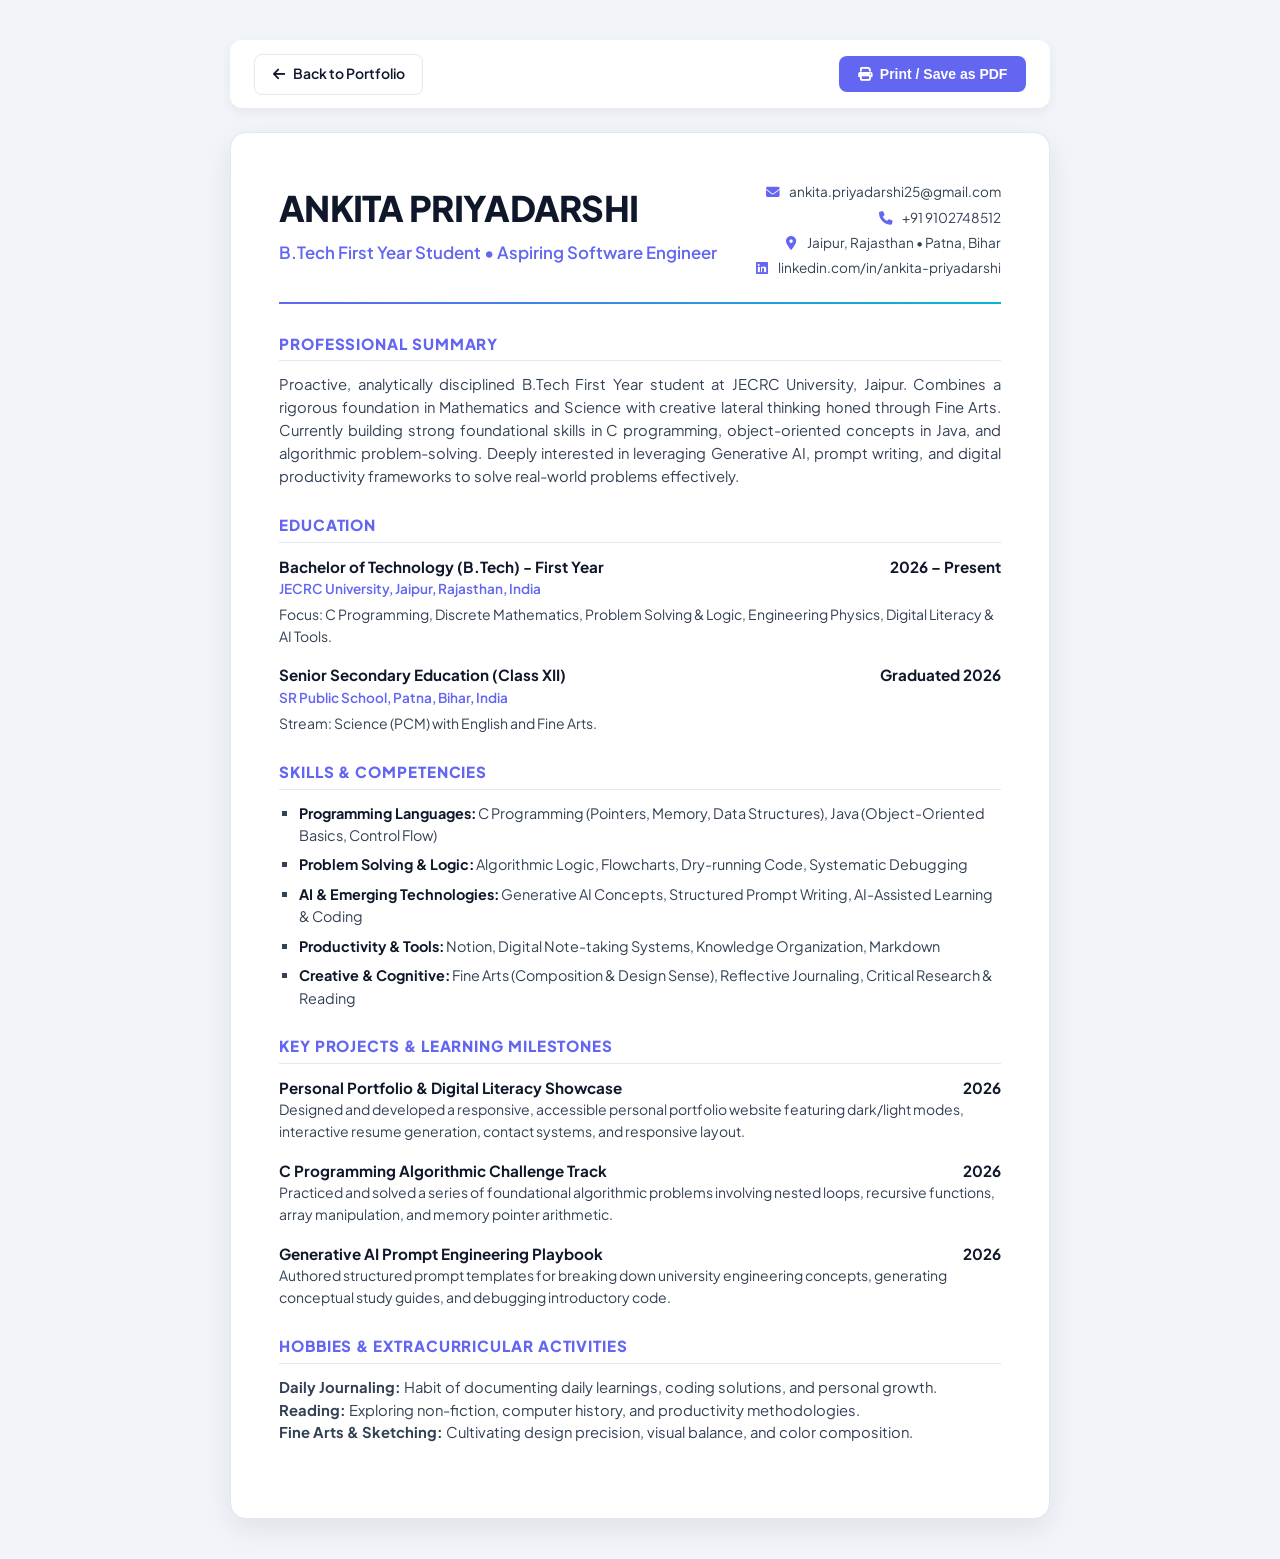
<file: resume.html>
<!DOCTYPE html>
<html lang="en">
<head>
  <meta charset="UTF-8">
  <meta name="viewport" content="width=device-width, initial-scale=1.0">
  <title>Resume - Ankita Priyadarshi | B.Tech First Year Student</title>
  <link rel="preconnect" href="https://fonts.googleapis.com">
  <link rel="preconnect" href="https://fonts.gstatic.com" crossorigin>
  <link href="https://fonts.googleapis.com/css2?family=Plus+Jakarta+Sans:wght@400;500;600;700;800&display=swap" rel="stylesheet">
  <link rel="stylesheet" href="https://cdnjs.cloudflare.com/ajax/libs/font-awesome/6.5.1/css/all.min.css">

  <style>
    :root {
      --primary: #6366f1;
      --text-dark: #0f172a;
      --text-body: #334155;
      --text-muted: #64748b;
      --border-color: #e2e8f0;
      --bg-page: #f1f5f9;
      --bg-card: #ffffff;
    }

    * {
      box-sizing: border-box;
      margin: 0;
      padding: 0;
    }

    body {
      font-family: 'Plus Jakarta Sans', sans-serif;
      background-color: var(--bg-page);
      color: var(--text-body);
      line-height: 1.55;
      padding: 2.5rem 1rem;
    }

    /* Print / Action floating top bar */
    .top-action-bar {
      max-width: 820px;
      margin: 0 auto 1.5rem auto;
      display: flex;
      justify-content: space-between;
      align-items: center;
      background: #ffffff;
      padding: 0.85rem 1.5rem;
      border-radius: 12px;
      box-shadow: 0 4px 12px rgba(0,0,0,0.06);
    }

    .btn {
      display: inline-flex;
      align-items: center;
      gap: 0.5rem;
      padding: 0.55rem 1.1rem;
      border-radius: 8px;
      font-size: 0.875rem;
      font-weight: 600;
      cursor: pointer;
      text-decoration: none;
      transition: all 0.2s ease;
      border: 1px solid transparent;
    }

    .btn-primary {
      background: var(--primary);
      color: #ffffff;
    }

    .btn-primary:hover {
      background: #4f46e5;
    }

    .btn-outline {
      border-color: var(--border-color);
      color: var(--text-dark);
      background: #ffffff;
    }

    .btn-outline:hover {
      background: #f8fafc;
    }

    /* Printable Resume Card */
    .resume-sheet {
      max-width: 820px;
      margin: 0 auto;
      background: var(--bg-card);
      padding: 3rem;
      border-radius: 16px;
      box-shadow: 0 10px 30px rgba(0, 0, 0, 0.08);
      border: 1px solid var(--border-color);
    }

    /* Resume Header */
    .header {
      display: flex;
      justify-content: space-between;
      align-items: flex-start;
      margin-bottom: 1.5rem;
    }

    .header-left h1 {
      font-size: 2.2rem;
      font-weight: 800;
      color: var(--text-dark);
      letter-spacing: -0.02em;
    }

    .header-left h2 {
      font-size: 1.05rem;
      font-weight: 600;
      color: var(--primary);
      margin-top: 0.25rem;
    }

    .contact-info {
      text-align: right;
      font-size: 0.85rem;
      color: var(--text-body);
      display: flex;
      flex-direction: column;
      gap: 0.25rem;
    }

    .contact-info a {
      color: inherit;
      text-decoration: none;
    }

    .contact-info i {
      color: var(--primary);
      width: 16px;
      text-align: center;
      margin-right: 0.35rem;
    }

    .divider {
      height: 2px;
      background: linear-gradient(90deg, var(--primary), #06b6d4);
      margin-bottom: 1.75rem;
      border: none;
    }

    /* Section Styles */
    .section {
      margin-bottom: 1.6rem;
    }

    .section-title {
      font-size: 0.95rem;
      font-weight: 800;
      text-transform: uppercase;
      letter-spacing: 0.06em;
      color: var(--primary);
      border-bottom: 1px solid var(--border-color);
      padding-bottom: 0.3rem;
      margin-bottom: 0.75rem;
    }

    .summary-text {
      font-size: 0.925rem;
      color: var(--text-body);
      text-align: justify;
    }

    /* Item Blocks */
    .item {
      margin-bottom: 1rem;
    }

    .item:last-child {
      margin-bottom: 0;
    }

    .item-header {
      display: flex;
      justify-content: space-between;
      font-weight: 700;
      font-size: 0.95rem;
      color: var(--text-dark);
    }

    .item-sub {
      font-size: 0.85rem;
      color: var(--primary);
      font-weight: 600;
      margin-bottom: 0.3rem;
    }

    .item-desc {
      font-size: 0.875rem;
      color: var(--text-body);
    }

    /* Skills Grid */
    .skills-list {
      list-style-type: square;
      padding-left: 1.25rem;
      display: flex;
      flex-direction: column;
      gap: 0.45rem;
      font-size: 0.9rem;
    }

    .skills-list strong {
      color: var(--text-dark);
    }

    /* Print Styles */
    @media print {
      body {
        background: #ffffff;
        padding: 0;
      }

      .top-action-bar {
        display: none;
      }

      .resume-sheet {
        box-shadow: none;
        border: none;
        padding: 1.5cm;
        max-width: 100%;
        border-radius: 0;
      }
    }
  </style>
</head>
<body>

  <!-- Top Action Bar -->
  <div class="top-action-bar">
    <a href="index.html" class="btn btn-outline">
      <i class="fa-solid fa-arrow-left"></i> Back to Portfolio
    </a>
    <div>
      <button type="button" class="btn btn-primary" onclick="window.print()">
        <i class="fa-solid fa-print"></i> Print / Save as PDF
      </button>
    </div>
  </div>

  <!-- Main Resume Content -->
  <div class="resume-sheet">
    
    <header class="header">
      <div class="header-left">
        <h1>ANKITA PRIYADARSHI</h1>
        <h2>B.Tech First Year Student &bull; Aspiring Software Engineer</h2>
      </div>
      <div class="contact-info">
        <div><i class="fa-solid fa-envelope"></i> <a href="mailto:ankita.priyadarshi25@gmail.com">ankita.priyadarshi25@gmail.com</a></div>
        <div><i class="fa-solid fa-phone"></i> <a href="tel:9102748512">+91 9102748512</a></div>
        <div><i class="fa-solid fa-location-dot"></i> Jaipur, Rajasthan &bull; Patna, Bihar</div>
        <div><i class="fa-brands fa-linkedin"></i> <a href="https://www.linkedin.com/in/ankita-priyadarshi" target="_blank">linkedin.com/in/ankita-priyadarshi</a></div>
      </div>
    </header>

    <hr class="divider">

    <!-- Objective / Professional Summary -->
    <section class="section">
      <h3 class="section-title">Professional Summary</h3>
      <p class="summary-text">
        Proactive, analytically disciplined B.Tech First Year student at JECRC University, Jaipur. Combines a rigorous foundation in Mathematics and Science with creative lateral thinking honed through Fine Arts. Currently building strong foundational skills in C programming, object-oriented concepts in Java, and algorithmic problem-solving. Deeply interested in leveraging Generative AI, prompt writing, and digital productivity frameworks to solve real-world problems effectively.
      </p>
    </section>

    <!-- Education -->
    <section class="section">
      <h3 class="section-title">Education</h3>
      <div class="item">
        <div class="item-header">
          <span>Bachelor of Technology (B.Tech) - First Year</span>
          <span>2026 – Present</span>
        </div>
        <div class="item-sub">JECRC University, Jaipur, Rajasthan, India</div>
        <p class="item-desc">
          Focus: C Programming, Discrete Mathematics, Problem Solving & Logic, Engineering Physics, Digital Literacy & AI Tools.
        </p>
      </div>

      <div class="item">
        <div class="item-header">
          <span>Senior Secondary Education (Class XII)</span>
          <span>Graduated 2026</span>
        </div>
        <div class="item-sub">SR Public School, Patna, Bihar, India</div>
        <p class="item-desc">
          Stream: Science (PCM) with English and Fine Arts.
        </p>
      </div>
    </section>

    <!-- Skills & Proficiencies -->
    <section class="section">
      <h3 class="section-title">Skills & Competencies</h3>
      <ul class="skills-list">
        <li><strong>Programming Languages:</strong> C Programming (Pointers, Memory, Data Structures), Java (Object-Oriented Basics, Control Flow)</li>
        <li><strong>Problem Solving & Logic:</strong> Algorithmic Logic, Flowcharts, Dry-running Code, Systematic Debugging</li>
        <li><strong>AI & Emerging Technologies:</strong> Generative AI Concepts, Structured Prompt Writing, AI-Assisted Learning & Coding</li>
        <li><strong>Productivity & Tools:</strong> Notion, Digital Note-taking Systems, Knowledge Organization, Markdown</li>
        <li><strong>Creative & Cognitive:</strong> Fine Arts (Composition & Design Sense), Reflective Journaling, Critical Research & Reading</li>
      </ul>
    </section>

    <!-- Academic Projects & Milestones -->
    <section class="section">
      <h3 class="section-title">Key Projects & Learning Milestones</h3>
      <div class="item">
        <div class="item-header">
          <span>Personal Portfolio & Digital Literacy Showcase</span>
          <span>2026</span>
        </div>
        <p class="item-desc">
          Designed and developed a responsive, accessible personal portfolio website featuring dark/light modes, interactive resume generation, contact systems, and responsive layout.
        </p>
      </div>

      <div class="item">
        <div class="item-header">
          <span>C Programming Algorithmic Challenge Track</span>
          <span>2026</span>
        </div>
        <p class="item-desc">
          Practiced and solved a series of foundational algorithmic problems involving nested loops, recursive functions, array manipulation, and memory pointer arithmetic.
        </p>
      </div>

      <div class="item">
        <div class="item-header">
          <span>Generative AI Prompt Engineering Playbook</span>
          <span>2026</span>
        </div>
        <p class="item-desc">
          Authored structured prompt templates for breaking down university engineering concepts, generating conceptual study guides, and debugging introductory code.
        </p>
      </div>
    </section>

    <!-- Extracurricular & Hobbies -->
    <section class="section">
      <h3 class="section-title">Hobbies & Extracurricular Activities</h3>
      <p class="summary-text">
        <strong>Daily Journaling:</strong> Habit of documenting daily learnings, coding solutions, and personal growth.<br>
        <strong>Reading:</strong> Exploring non-fiction, computer history, and productivity methodologies.<br>
        <strong>Fine Arts & Sketching:</strong> Cultivating design precision, visual balance, and color composition.
      </p>
    </section>

  </div>

</body>
</html>
</file>
<file: style.css>
/* ==========================================================================
   Ankita Priyadarshi - Personal Portfolio Stylesheet
   Modern, Vibrant, Glassmorphic & Responsive Design
   ========================================================================== */

/* --------------------------------------------------------------------------
   1. CSS Custom Properties / Color Themes
   -------------------------------------------------------------------------- */
:root {
  /* Vibrant Accent Palette */
  --primary: #8b5cf6;
  --primary-light: #a78bfa;
  --primary-dark: #6d28d9;
  --primary-glow: rgba(139, 92, 246, 0.4);

  --secondary: #06b6d4;
  --secondary-light: #22d3ee;
  --secondary-dark: #0891b2;
  --secondary-glow: rgba(6, 182, 212, 0.4);

  --accent-pink: #ec4899;
  --accent-pink-glow: rgba(236, 72, 153, 0.35);

  --accent-amber: #f59e0b;
  --accent-amber-glow: rgba(245, 158, 11, 0.35);

  --accent-emerald: #10b981;

  /* Typography */
  --font-main: 'Plus Jakarta Sans', -apple-system, BlinkMacSystemFont, 'Segoe UI', Roboto, sans-serif;
  --font-display: 'Space Grotesk', -apple-system, BlinkMacSystemFont, sans-serif;
  --font-code: 'Fira Code', monospace;

  /* Transitions */
  --transition-fast: 0.2s cubic-bezier(0.4, 0, 0.2, 1);
  --transition-normal: 0.3s cubic-bezier(0.4, 0, 0.2, 1);
  --transition-slow: 0.5s cubic-bezier(0.4, 0, 0.2, 1);

  /* Elevation Shadows */
  --shadow-sm: 0 2px 8px rgba(0, 0, 0, 0.12);
  --shadow-md: 0 10px 25px -5px rgba(0, 0, 0, 0.25), 0 8px 10px -6px rgba(0, 0, 0, 0.2);
  --shadow-lg: 0 20px 35px -5px rgba(0, 0, 0, 0.35), 0 10px 15px -5px rgba(0, 0, 0, 0.25);
  --shadow-glow: 0 0 30px var(--primary-glow);
}

/* Dark Theme (Default) */
[data-theme="dark"] {
  --bg-body: #0a0c14;
  --bg-surface: rgba(19, 23, 39, 0.7);
  --bg-surface-elevated: rgba(27, 33, 56, 0.85);
  --bg-glass: rgba(19, 24, 44, 0.55);
  --bg-glass-card: rgba(23, 29, 53, 0.6);
  --bg-glass-border: rgba(255, 255, 255, 0.09);
  --bg-glass-border-hover: rgba(167, 139, 250, 0.35);

  --text-main: #f3f4f6;
  --text-secondary: #9ca3af;
  --text-muted: #6b7280;
  --text-heading: #ffffff;

  --input-bg: rgba(15, 19, 36, 0.75);
  --input-border: rgba(255, 255, 255, 0.12);
  --input-focus-border: var(--primary-light);

  --badge-bg: rgba(139, 92, 246, 0.15);
  --badge-text: #c4b5fd;
  --pill-bg: rgba(255, 255, 255, 0.05);

  --modal-overlay: rgba(5, 7, 15, 0.85);
  --doc-bg: #111422;
  --doc-text: #e2e8f0;
  --doc-border: rgba(255, 255, 255, 0.1);
}

/* Light Theme */
[data-theme="light"] {
  --bg-body: #f8fafc;
  --bg-surface: rgba(255, 255, 255, 0.85);
  --bg-surface-elevated: rgba(255, 255, 255, 0.95);
  --bg-glass: rgba(255, 255, 255, 0.7);
  --bg-glass-card: rgba(255, 255, 255, 0.8);
  --bg-glass-border: rgba(0, 0, 0, 0.08);
  --bg-glass-border-hover: rgba(124, 58, 237, 0.4);

  --text-main: #1e293b;
  --text-secondary: #475569;
  --text-muted: #94a3b8;
  --text-heading: #0f172a;

  --input-bg: #ffffff;
  --input-border: rgba(0, 0, 0, 0.15);
  --input-focus-border: var(--primary);

  --badge-bg: rgba(139, 92, 246, 0.12);
  --badge-text: #6d28d9;
  --pill-bg: rgba(0, 0, 0, 0.04);

  --modal-overlay: rgba(15, 23, 42, 0.7);
  --doc-bg: #ffffff;
  --doc-text: #1e293b;
  --doc-border: #e2e8f0;
}

/* --------------------------------------------------------------------------
   2. Reset & Global Styles
   -------------------------------------------------------------------------- */
*, *::before, *::after {
  box-sizing: border-box;
  margin: 0;
  padding: 0;
}

html {
  scroll-behavior: smooth;
  scroll-padding-top: 80px;
  font-size: 16px;
}

body {
  font-family: var(--font-main);
  background-color: var(--bg-body);
  color: var(--text-main);
  line-height: 1.65;
  overflow-x: hidden;
  transition: background-color var(--transition-normal), color var(--transition-normal);
  position: relative;
  -webkit-font-smoothing: antialiased;
}

/* Typography Helpers */
h1, h2, h3, h4, h5, h6 {
  font-family: var(--font-display);
  color: var(--text-heading);
  font-weight: 700;
  line-height: 1.25;
}

a {
  color: inherit;
  text-decoration: none;
  transition: color var(--transition-fast);
}

button, input, textarea {
  font-family: inherit;
}

/* Vibrant Gradient Text */
.gradient-text {
  background: linear-gradient(135deg, #a78bfa 0%, #38bdf8 50%, #f472b6 100%);
  -webkit-background-clip: text;
  -webkit-text-fill-color: transparent;
  background-clip: text;
  display: inline-block;
}

.gradient-name {
  background: linear-gradient(135deg, #c084fc 0%, #38bdf8 40%, #fb7185 80%);
  -webkit-background-clip: text;
  -webkit-text-fill-color: transparent;
  background-clip: text;
}

/* Accent Color Utilities */
.text-cyan { color: var(--secondary-light) !important; }
.text-purple { color: var(--primary-light) !important; }
.text-pink { color: var(--accent-pink) !important; }
.text-amber { color: var(--accent-amber) !important; }

.bg-gradient-cyan {
  background: linear-gradient(135deg, #06b6d4, #0284c7);
  color: #ffffff;
}

.bg-gradient-purple {
  background: linear-gradient(135deg, #8b5cf6, #6366f1);
  color: #ffffff;
}

.bg-gradient-pink {
  background: linear-gradient(135deg, #ec4899, #f43f5e);
  color: #ffffff;
}

.bg-gradient-amber {
  background: linear-gradient(135deg, #f59e0b, #d97706);
  color: #ffffff;
}

/* Glassmorphism Card Core */
.glass-card {
  background: var(--bg-glass-card);
  backdrop-filter: blur(14px);
  -webkit-backdrop-filter: blur(14px);
  border: 1px solid var(--bg-glass-border);
  border-radius: 20px;
  box-shadow: var(--shadow-sm);
  transition: transform var(--transition-normal), border-color var(--transition-normal), box-shadow var(--transition-normal);
}

.glass-card:hover {
  border-color: var(--bg-glass-border-hover);
  box-shadow: var(--shadow-md);
  transform: translateY(-4px);
}

/* Layout Container */
.container {
  width: 100%;
  max-width: 1240px;
  margin: 0 auto;
  padding: 0 1.5rem;
}

.section {
  padding: 6.5rem 0;
  position: relative;
  z-index: 1;
}

/* Section Header */
.section-header {
  text-align: center;
  max-width: 750px;
  margin: 0 auto 3.75rem auto;
}

.section-tag {
  display: inline-flex;
  align-items: center;
  gap: 0.5rem;
  padding: 0.35rem 1rem;
  border-radius: 9999px;
  background: var(--badge-bg);
  color: var(--badge-text);
  font-size: 0.85rem;
  font-weight: 600;
  letter-spacing: 0.04em;
  text-transform: uppercase;
  margin-bottom: 1rem;
  border: 1px solid rgba(139, 92, 246, 0.25);
}

.section-title {
  font-size: clamp(2rem, 3.5vw, 2.75rem);
  letter-spacing: -0.02em;
  margin-bottom: 0.75rem;
}

.section-subtitle {
  font-size: 1.075rem;
  color: var(--text-secondary);
  line-height: 1.6;
}

/* --------------------------------------------------------------------------
   3. Background Decorative Orbs
   -------------------------------------------------------------------------- */
.background-decorations {
  position: fixed;
  top: 0;
  left: 0;
  width: 100vw;
  height: 100vh;
  pointer-events: none;
  z-index: 0;
  overflow: hidden;
}

.glow-orb {
  position: absolute;
  border-radius: 50%;
  filter: blur(100px);
  opacity: 0.18;
  animation: floatOrb 20s infinite alternate ease-in-out;
}

[data-theme="light"] .glow-orb {
  opacity: 0.12;
  filter: blur(80px);
}

.orb-1 {
  width: 450px;
  height: 450px;
  background: radial-gradient(circle, #8b5cf6, #3b82f6);
  top: -100px;
  right: -50px;
}

.orb-2 {
  width: 500px;
  height: 500px;
  background: radial-gradient(circle, #06b6d4, #3b82f6);
  bottom: 10%;
  left: -150px;
  animation-duration: 25s;
  animation-delay: -5s;
}

.orb-3 {
  width: 350px;
  height: 350px;
  background: radial-gradient(circle, #ec4899, #8b5cf6);
  top: 45%;
  right: 20%;
  animation-duration: 18s;
  animation-delay: -8s;
}

@keyframes floatOrb {
  0% { transform: translate(0, 0) scale(1); }
  50% { transform: translate(40px, -30px) scale(1.08); }
  100% { transform: translate(-30px, 40px) scale(0.95); }
}

/* --------------------------------------------------------------------------
   4. Navigation Bar
   -------------------------------------------------------------------------- */
.navbar {
  position: fixed;
  top: 0;
  left: 0;
  width: 100%;
  z-index: 100;
  background: var(--bg-surface);
  backdrop-filter: blur(16px);
  -webkit-backdrop-filter: blur(16px);
  border-bottom: 1px solid var(--bg-glass-border);
  transition: all var(--transition-normal);
}

.navbar.scrolled {
  box-shadow: var(--shadow-sm);
  background: var(--bg-surface-elevated);
}

.nav-container {
  display: flex;
  align-items: center;
  justify-content: space-between;
  max-width: 1240px;
  margin: 0 auto;
  padding: 0.9rem 1.5rem;
}

.nav-logo {
  display: flex;
  align-items: center;
  gap: 0.75rem;
  font-family: var(--font-display);
  font-weight: 700;
  font-size: 1.25rem;
  letter-spacing: -0.01em;
}

.logo-badge {
  display: flex;
  align-items: center;
  justify-content: center;
  width: 40px;
  height: 40px;
  border-radius: 12px;
  background: linear-gradient(135deg, var(--primary), var(--secondary));
  color: #ffffff;
  font-weight: 800;
  font-size: 1rem;
  box-shadow: 0 4px 12px var(--primary-glow);
}

.logo-text {
  color: var(--text-heading);
}

.nav-links {
  display: flex;
  align-items: center;
  gap: 1.75rem;
}

.nav-link {
  font-size: 0.95rem;
  font-weight: 500;
  color: var(--text-secondary);
  position: relative;
  padding: 0.35rem 0;
  transition: color var(--transition-fast);
}

.nav-link:hover {
  color: var(--text-heading);
}

.nav-link.active {
  color: var(--primary-light);
  font-weight: 600;
}

.nav-link.active::after {
  content: '';
  position: absolute;
  bottom: -2px;
  left: 0;
  width: 100%;
  height: 2px;
  border-radius: 2px;
  background: linear-gradient(90deg, var(--primary), var(--secondary));
}

.nav-actions {
  display: flex;
  align-items: center;
  gap: 0.85rem;
}

/* Theme Toggle Button */
.theme-toggle-btn {
  width: 40px;
  height: 40px;
  border-radius: 10px;
  border: 1px solid var(--bg-glass-border);
  background: var(--bg-glass);
  color: var(--text-heading);
  display: flex;
  align-items: center;
  justify-content: center;
  cursor: pointer;
  font-size: 1.1rem;
  transition: all var(--transition-fast);
}

.theme-toggle-btn:hover {
  border-color: var(--primary-light);
  transform: rotate(15deg);
}

[data-theme="dark"] .light-icon { display: block; color: #fbbf24; }
[data-theme="dark"] .dark-icon { display: none; }

[data-theme="light"] .light-icon { display: none; }
[data-theme="light"] .dark-icon { display: block; color: #6366f1; }

/* Hamburger Button */
.hamburger-btn {
  display: none;
  flex-direction: column;
  justify-content: space-around;
  width: 40px;
  height: 40px;
  padding: 9px;
  background: var(--bg-glass);
  border: 1px solid var(--bg-glass-border);
  border-radius: 10px;
  cursor: pointer;
}

.hamburger-btn span {
  width: 100%;
  height: 2px;
  background: var(--text-heading);
  border-radius: 2px;
  transition: all var(--transition-fast);
}

/* Mobile Nav Drawer */
.mobile-nav-drawer {
  position: fixed;
  top: 0;
  right: -100%;
  width: min(80vw, 360px);
  height: 100vh;
  background: var(--bg-surface-elevated);
  backdrop-filter: blur(20px);
  -webkit-backdrop-filter: blur(20px);
  z-index: 200;
  padding: 2rem 1.5rem;
  display: flex;
  flex-direction: column;
  box-shadow: var(--shadow-lg);
  border-left: 1px solid var(--bg-glass-border);
  transition: right var(--transition-normal);
}

.mobile-nav-drawer.open {
  right: 0;
}

.mobile-drawer-header {
  display: flex;
  align-items: center;
  justify-content: space-between;
  margin-bottom: 2.5rem;
}

.close-drawer-btn {
  background: transparent;
  border: none;
  font-size: 1.5rem;
  color: var(--text-heading);
  cursor: pointer;
}

.mobile-nav-links {
  display: flex;
  flex-direction: column;
  gap: 1.25rem;
}

.mobile-link {
  font-size: 1.2rem;
  font-weight: 600;
  color: var(--text-main);
  padding: 0.5rem 0;
  border-bottom: 1px solid var(--bg-glass-border);
}

.mobile-link:hover, .mobile-link.active {
  color: var(--primary-light);
}

.mobile-resume-btn {
  margin-top: 1.5rem;
  width: 100%;
  justify-content: center;
}

/* --------------------------------------------------------------------------
   5. Buttons & Interactive Controls
   -------------------------------------------------------------------------- */
.btn {
  display: inline-flex;
  align-items: center;
  justify-content: center;
  gap: 0.6rem;
  padding: 0.75rem 1.4rem;
  border-radius: 12px;
  font-size: 0.95rem;
  font-weight: 600;
  cursor: pointer;
  border: 1px solid transparent;
  transition: all var(--transition-fast);
  text-decoration: none;
}

.btn-sm {
  padding: 0.5rem 1rem;
  font-size: 0.85rem;
  border-radius: 9px;
}

.btn-block {
  width: 100%;
}

.btn-primary {
  background: linear-gradient(135deg, var(--primary), var(--primary-dark));
  color: #ffffff;
  box-shadow: 0 4px 15px var(--primary-glow);
}

.btn-primary:hover {
  background: linear-gradient(135deg, var(--primary-light), var(--primary));
  box-shadow: 0 6px 20px var(--primary-glow);
  transform: translateY(-2px);
  color: #ffffff;
}

.btn-outline {
  background: transparent;
  border-color: var(--primary-light);
  color: var(--primary-light);
}

.btn-outline:hover {
  background: var(--primary-glow);
  color: #ffffff;
  transform: translateY(-2px);
}

.btn-glass {
  background: var(--bg-glass);
  backdrop-filter: blur(10px);
  -webkit-backdrop-filter: blur(10px);
  border: 1px solid var(--bg-glass-border);
  color: var(--text-heading);
}

.btn-glass:hover {
  border-color: var(--primary-light);
  background: var(--badge-bg);
  transform: translateY(-2px);
}

.btn-subtle {
  background: transparent;
  color: var(--text-secondary);
  padding: 0.75rem 1rem;
}

.btn-subtle:hover {
  color: var(--text-heading);
  transform: translateX(4px);
}

/* --------------------------------------------------------------------------
   6. Hero / Homepage Section
   -------------------------------------------------------------------------- */
.hero-section {
  min-height: 100vh;
  display: flex;
  flex-direction: column;
  justify-content: center;
  padding-top: 6rem;
  padding-bottom: 3rem;
  position: relative;
}

.hero-container {
  display: grid;
  grid-template-columns: 1.15fr 0.85fr;
  align-items: center;
  gap: 3.5rem;
}

.hero-badge {
  display: inline-flex;
  align-items: center;
  gap: 0.6rem;
  padding: 0.45rem 1.1rem;
  border-radius: 9999px;
  background: var(--badge-bg);
  color: var(--badge-text);
  font-size: 0.875rem;
  font-weight: 600;
  border: 1px solid rgba(139, 92, 246, 0.25);
  margin-bottom: 1.5rem;
}

.pulsing-dot {
  width: 8px;
  height: 8px;
  border-radius: 50%;
  background: #10b981;
  box-shadow: 0 0 10px #10b981;
  animation: pulse 1.8s infinite;
}

@keyframes pulse {
  0% { transform: scale(0.95); box-shadow: 0 0 0 0 rgba(16, 185, 129, 0.7); }
  70% { transform: scale(1); box-shadow: 0 0 0 8px rgba(16, 185, 129, 0); }
  100% { transform: scale(0.95); box-shadow: 0 0 0 0 rgba(16, 185, 129, 0); }
}

.hero-title {
  font-size: clamp(2.4rem, 5vw, 3.8rem);
  font-weight: 800;
  letter-spacing: -0.03em;
  margin-bottom: 0.75rem;
  line-height: 1.15;
}

.hero-typing-wrapper {
  font-family: var(--font-display);
  font-size: clamp(1.2rem, 2.3vw, 1.6rem);
  color: var(--text-secondary);
  font-weight: 600;
  margin-bottom: 1.5rem;
  display: flex;
  align-items: center;
  flex-wrap: wrap;
  gap: 0.4rem;
}

.dynamic-typing {
  color: var(--secondary-light);
  font-weight: 700;
}

.typing-cursor {
  color: var(--primary-light);
  font-weight: 400;
  animation: blink 1s infinite;
}

@keyframes blink {
  0%, 100% { opacity: 1; }
  50% { opacity: 0; }
}

.hero-intro {
  font-size: 1.125rem;
  color: var(--text-secondary);
  line-height: 1.75;
  margin-bottom: 2.25rem;
  max-width: 620px;
}

.hero-intro strong {
  color: var(--text-heading);
}

.hero-cta-group {
  display: flex;
  align-items: center;
  flex-wrap: wrap;
  gap: 1rem;
  margin-bottom: 2.5rem;
}

.hero-stats-row {
  display: flex;
  flex-wrap: wrap;
  gap: 0.75rem;
}

.stat-pill {
  display: inline-flex;
  align-items: center;
  gap: 0.5rem;
  background: var(--pill-bg);
  border: 1px solid var(--bg-glass-border);
  padding: 0.45rem 0.95rem;
  border-radius: 9999px;
  font-size: 0.85rem;
  font-weight: 500;
  color: var(--text-main);
  backdrop-filter: blur(8px);
}

/* Hero Visual / Profile Card */
.hero-visual {
  display: flex;
  justify-content: center;
}

.profile-card-outer {
  position: relative;
  width: 100%;
  max-width: 400px;
  padding: 3px;
  border-radius: 28px;
  background: linear-gradient(135deg, rgba(139, 92, 246, 0.6), rgba(6, 182, 212, 0.4), rgba(236, 72, 153, 0.4));
  box-shadow: var(--shadow-lg), var(--shadow-glow);
  transition: transform var(--transition-normal);
}

.profile-card-outer:hover {
  transform: translateY(-6px);
}

.profile-card-inner {
  background: var(--bg-surface-elevated);
  border-radius: 26px;
  padding: 2.25rem 1.75rem;
  text-align: center;
  display: flex;
  flex-direction: column;
  align-items: center;
}

.profile-avatar-wrapper {
  position: relative;
  width: 140px;
  height: 140px;
  margin: 0 auto 1.75rem auto;
}

.profile-avatar {
  width: 100%;
  height: 100%;
  border-radius: 50%;
  background: linear-gradient(135deg, #1e1b4b, #31104b);
  display: flex;
  align-items: center;
  justify-content: center;
  position: relative;
  border: 3px solid rgba(255, 255, 255, 0.15);
  box-shadow: inset 0 0 25px rgba(139, 92, 246, 0.5);
}

[data-theme="light"] .profile-avatar {
  background: linear-gradient(135deg, #ede9fe, #fce7f3);
}

.avatar-monogram {
  font-family: var(--font-display);
  font-size: 3rem;
  font-weight: 800;
  background: linear-gradient(135deg, var(--secondary-light), var(--primary-light));
  -webkit-background-clip: text;
  -webkit-text-fill-color: transparent;
  background-clip: text;
}

.avatar-ring {
  position: absolute;
  top: -6px;
  left: -6px;
  right: -6px;
  bottom: -6px;
  border-radius: 50%;
  border: 2px dashed rgba(139, 92, 246, 0.5);
  animation: spinSlow 20s linear infinite;
}

@keyframes spinSlow {
  from { transform: rotate(0deg); }
  to { transform: rotate(360deg); }
}

.floating-badge {
  position: absolute;
  background: var(--bg-surface-elevated);
  border: 1px solid var(--bg-glass-border);
  padding: 0.4rem 0.75rem;
  border-radius: 9999px;
  font-size: 0.75rem;
  font-weight: 600;
  display: flex;
  align-items: center;
  gap: 0.4rem;
  box-shadow: var(--shadow-md);
  white-space: nowrap;
  backdrop-filter: blur(10px);
}

.badge-top-right {
  top: -5px;
  right: -30px;
}

.badge-bottom-left {
  bottom: -5px;
  left: -30px;
}

.profile-name {
  font-size: 1.45rem;
  margin-bottom: 0.25rem;
}

.profile-role {
  color: var(--primary-light);
  font-weight: 600;
  font-size: 0.95rem;
  margin-bottom: 0.4rem;
}

.profile-institute {
  font-size: 0.85rem;
  color: var(--text-secondary);
  margin-bottom: 1.25rem;
}

.profile-quick-contact {
  display: flex;
  flex-direction: column;
  gap: 0.5rem;
  width: 100%;
  margin-bottom: 1.25rem;
}

.profile-contact-chip {
  display: flex;
  align-items: center;
  justify-content: center;
  gap: 0.5rem;
  background: var(--pill-bg);
  border: 1px solid var(--bg-glass-border);
  padding: 0.45rem 0.75rem;
  border-radius: 8px;
  font-size: 0.8rem;
  color: var(--text-secondary);
  transition: all var(--transition-fast);
}

.profile-contact-chip:hover {
  background: var(--badge-bg);
  color: var(--primary-light);
  border-color: var(--primary-light);
}

.profile-socials {
  display: flex;
  align-items: center;
  justify-content: center;
  gap: 0.75rem;
  width: 100%;
  padding-top: 1rem;
  border-top: 1px solid var(--bg-glass-border);
}

.social-icon-btn {
  width: 38px;
  height: 38px;
  border-radius: 10px;
  background: var(--pill-bg);
  border: 1px solid var(--bg-glass-border);
  display: flex;
  align-items: center;
  justify-content: center;
  color: var(--text-secondary);
  font-size: 1rem;
  cursor: pointer;
  transition: all var(--transition-fast);
}

.social-icon-btn:hover {
  background: var(--primary);
  color: #ffffff;
  transform: translateY(-3px);
  border-color: var(--primary);
  box-shadow: 0 4px 12px var(--primary-glow);
}

.scroll-indicator {
  display: flex;
  flex-direction: column;
  align-items: center;
  gap: 0.4rem;
  margin-top: 2rem;
  color: var(--text-muted);
  font-size: 0.85rem;
  font-weight: 500;
  transition: color var(--transition-fast);
}

.scroll-indicator:hover {
  color: var(--primary-light);
}

.bounce {
  animation: bounce 2s infinite;
}

@keyframes bounce {
  0%, 20%, 50%, 80%, 100% { transform: translateY(0); }
  40% { transform: translateY(6px); }
  60% { transform: translateY(3px); }
}

/* --------------------------------------------------------------------------
   7. About Me Section
   -------------------------------------------------------------------------- */
.about-grid {
  display: grid;
  grid-template-columns: 1.2fr 0.8fr;
  gap: 2rem;
  align-items: stretch;
}

.about-main-card {
  padding: 2.5rem;
}

.about-intro-badge {
  display: inline-flex;
  align-items: center;
  gap: 0.5rem;
  font-size: 0.825rem;
  font-weight: 600;
  color: var(--secondary-light);
  margin-bottom: 1rem;
}

.about-heading {
  font-size: 1.5rem;
  line-height: 1.35;
  margin-bottom: 1.5rem;
}

.about-paragraphs p {
  color: var(--text-secondary);
  font-size: 1.025rem;
  margin-bottom: 1.15rem;
}

.about-quote-box {
  position: relative;
  background: var(--badge-bg);
  border-left: 4px solid var(--primary-light);
  border-radius: 0 12px 12px 0;
  padding: 1.25rem 1.5rem;
  margin: 1.75rem 0;
}

.quote-icon {
  font-size: 1.25rem;
  color: var(--primary-light);
  margin-bottom: 0.5rem;
  opacity: 0.8;
}

.quote-text {
  font-style: italic;
  font-weight: 500;
  color: var(--text-heading);
  font-size: 0.975rem;
}

.about-hobbies-wrapper {
  margin-top: 2rem;
  padding-top: 1.75rem;
  border-top: 1px solid var(--bg-glass-border);
}

.hobbies-title {
  font-size: 1.1rem;
  margin-bottom: 1.15rem;
  display: flex;
  align-items: center;
  gap: 0.5rem;
}

.hobbies-grid {
  display: grid;
  grid-template-columns: 1fr 1fr;
  gap: 1rem;
}

.hobby-tag {
  display: flex;
  align-items: center;
  gap: 0.85rem;
  background: var(--pill-bg);
  border: 1px solid var(--bg-glass-border);
  border-radius: 12px;
  padding: 0.85rem 1rem;
  transition: transform var(--transition-fast), border-color var(--transition-fast);
}

.hobby-tag:hover {
  transform: translateY(-2px);
  border-color: var(--primary-light);
}

.hobby-tag i {
  font-size: 1.25rem;
  color: var(--primary-light);
}

.hobby-tag strong {
  display: block;
  font-size: 0.9rem;
  color: var(--text-heading);
}

.hobby-tag span {
  display: block;
  font-size: 0.75rem;
  color: var(--text-muted);
}

/* About Pillars Column */
.about-pillars {
  display: flex;
  flex-direction: column;
  gap: 1.25rem;
}

.pillar-card {
  padding: 1.5rem;
  display: flex;
  align-items: flex-start;
  gap: 1.25rem;
}

.pillar-icon {
  width: 50px;
  height: 50px;
  border-radius: 14px;
  flex-shrink: 0;
  display: flex;
  align-items: center;
  justify-content: center;
  font-size: 1.25rem;
  box-shadow: 0 4px 12px rgba(0, 0, 0, 0.15);
}

.pillar-content h4 {
  font-size: 1.1rem;
  margin-bottom: 0.35rem;
}

.pillar-content p {
  color: var(--text-secondary);
  font-size: 0.9rem;
  line-height: 1.5;
}

/* --------------------------------------------------------------------------
   8. Education Section
   -------------------------------------------------------------------------- */
.timeline-wrapper {
  max-width: 900px;
  margin: 0 auto;
  position: relative;
}

.timeline-item {
  display: grid;
  grid-template-columns: 40px 1fr;
  gap: 2rem;
  margin-bottom: 2.5rem;
  position: relative;
}

.timeline-item:last-child {
  margin-bottom: 0;
}

.timeline-marker {
  position: relative;
  display: flex;
  flex-direction: column;
  align-items: center;
}

.marker-dot {
  width: 20px;
  height: 20px;
  border-radius: 50%;
  background: var(--bg-body);
  border: 4px solid var(--secondary-light);
  box-shadow: 0 0 12px var(--secondary-glow);
  z-index: 2;
}

.timeline-current .marker-dot {
  border-color: var(--primary-light);
  box-shadow: 0 0 15px var(--primary-glow);
}

.marker-line {
  position: absolute;
  top: 20px;
  bottom: -40px;
  width: 2px;
  background: linear-gradient(to bottom, var(--primary-light), var(--bg-glass-border));
}

.timeline-card {
  padding: 2rem;
}

.timeline-card-header {
  display: flex;
  justify-content: space-between;
  align-items: flex-start;
  flex-wrap: wrap;
  gap: 1rem;
  margin-bottom: 1.25rem;
}

.status-badge {
  display: inline-block;
  padding: 0.25rem 0.75rem;
  border-radius: 9999px;
  font-size: 0.75rem;
  font-weight: 700;
  text-transform: uppercase;
  letter-spacing: 0.05em;
  margin-bottom: 0.5rem;
}

.badge-active {
  background: rgba(16, 185, 129, 0.15);
  color: #10b981;
  border: 1px solid rgba(16, 185, 129, 0.3);
}

.badge-completed {
  background: rgba(59, 130, 246, 0.15);
  color: #3b82f6;
  border: 1px solid rgba(59, 130, 246, 0.3);
}

.degree-title {
  font-size: 1.35rem;
  margin-bottom: 0.35rem;
}

.institute-title {
  font-size: 1rem;
  color: var(--primary-light);
  font-weight: 600;
  display: flex;
  align-items: center;
  gap: 0.5rem;
}

.timeline-period {
  display: flex;
  flex-direction: column;
  align-items: flex-end;
  gap: 0.35rem;
}

.period-pill, .location-pill {
  font-size: 0.8rem;
  color: var(--text-secondary);
  display: inline-flex;
  align-items: center;
  gap: 0.4rem;
}

.period-pill {
  font-weight: 600;
  color: var(--text-heading);
}

.timeline-body p {
  color: var(--text-secondary);
  font-size: 0.975rem;
  margin-bottom: 1.25rem;
}

.stream-badge-wrapper {
  margin-bottom: 1rem;
}

.stream-badge {
  display: inline-block;
  background: var(--pill-bg);
  border: 1px solid var(--bg-glass-border);
  padding: 0.4rem 0.85rem;
  border-radius: 8px;
  font-size: 0.85rem;
  color: var(--text-heading);
}

.timeline-tags {
  display: flex;
  flex-wrap: wrap;
  gap: 0.5rem;
}

.course-tag {
  background: var(--pill-bg);
  border: 1px solid var(--bg-glass-border);
  padding: 0.3rem 0.75rem;
  border-radius: 9999px;
  font-size: 0.8rem;
  font-weight: 500;
  color: var(--text-main);
}

.course-tag.tag-highlight {
  border-color: var(--accent-pink);
  color: var(--accent-pink);
  background: rgba(236, 72, 153, 0.1);
}

/* --------------------------------------------------------------------------
   9. Skills Section
   -------------------------------------------------------------------------- */
.skills-grid {
  display: grid;
  grid-template-columns: repeat(3, 1fr);
  gap: 2rem;
}

.skill-category-card {
  padding: 2rem;
  display: flex;
  flex-direction: column;
}

.category-header {
  display: flex;
  align-items: center;
  gap: 1rem;
  margin-bottom: 1.75rem;
  padding-bottom: 1rem;
  border-bottom: 1px solid var(--bg-glass-border);
}

.category-icon {
  font-size: 1.75rem;
}

.category-header h3 {
  font-size: 1.2rem;
}

.category-subtitle {
  font-size: 0.8rem;
  color: var(--text-muted);
}

.skills-list {
  display: flex;
  flex-direction: column;
  gap: 1.5rem;
}

.skill-item {
  display: flex;
  flex-direction: column;
  gap: 0.4rem;
}

.skill-info {
  display: flex;
  justify-content: space-between;
  align-items: center;
}

.skill-name-group {
  display: flex;
  align-items: center;
  gap: 0.5rem;
  font-weight: 600;
  font-size: 0.95rem;
  color: var(--text-heading);
}

.skill-level-badge {
  font-size: 0.725rem;
  padding: 0.2rem 0.55rem;
  border-radius: 6px;
  font-weight: 600;
}

.level-active {
  background: rgba(6, 182, 212, 0.15);
  color: var(--secondary-light);
  border: 1px solid rgba(6, 182, 212, 0.3);
}

.level-foundational {
  background: rgba(245, 158, 11, 0.15);
  color: var(--accent-amber);
  border: 1px solid rgba(245, 158, 11, 0.3);
}

.skill-progress-bar {
  width: 100%;
  height: 6px;
  background: var(--pill-bg);
  border-radius: 9999px;
  overflow: hidden;
  border: 1px solid var(--bg-glass-border);
}

.progress-fill {
  height: 100%;
  border-radius: 9999px;
  background: linear-gradient(90deg, var(--primary), var(--secondary));
  transition: width 1s ease-in-out;
}

.skill-note {
  font-size: 0.775rem;
  color: var(--text-muted);
  line-height: 1.4;
}

/* --------------------------------------------------------------------------
   10. Milestones & Achievements Section
   -------------------------------------------------------------------------- */
.achievements-grid {
  display: grid;
  grid-template-columns: repeat(2, 1fr);
  gap: 2rem;
}

.achievement-card {
  padding: 2.25rem;
  display: flex;
  flex-direction: column;
  gap: 1.5rem;
}

.achievement-badge-icon {
  width: 54px;
  height: 54px;
  border-radius: 16px;
  display: flex;
  align-items: center;
  justify-content: center;
  font-size: 1.4rem;
  box-shadow: 0 8px 16px rgba(0, 0, 0, 0.2);
}

.achievement-content {
  display: flex;
  flex-direction: column;
}

.achievement-tag {
  font-size: 0.75rem;
  font-weight: 700;
  text-transform: uppercase;
  letter-spacing: 0.05em;
  color: var(--primary-light);
  margin-bottom: 0.5rem;
}

.achievement-content h3 {
  font-size: 1.25rem;
  margin-bottom: 0.75rem;
}

.achievement-content p {
  color: var(--text-secondary);
  font-size: 0.95rem;
  margin-bottom: 1.25rem;
  line-height: 1.6;
}

.achievement-points {
  list-style: none;
  display: flex;
  flex-direction: column;
  gap: 0.6rem;
}

.achievement-points li {
  display: flex;
  align-items: center;
  gap: 0.6rem;
  font-size: 0.875rem;
  color: var(--text-main);
}

.achievement-points li i {
  color: var(--accent-emerald);
  font-size: 0.8rem;
}

/* --------------------------------------------------------------------------
   11. Contact Section
   -------------------------------------------------------------------------- */
.contact-grid {
  display: grid;
  grid-template-columns: 0.95fr 1.05fr;
  gap: 2.5rem;
  align-items: start;
}

.contact-info-column {
  display: flex;
  flex-direction: column;
  gap: 1.25rem;
}

.contact-card {
  padding: 1.5rem 1.75rem;
  display: flex;
  align-items: center;
  gap: 1.25rem;
}

.contact-icon {
  width: 50px;
  height: 50px;
  border-radius: 14px;
  flex-shrink: 0;
  display: flex;
  align-items: center;
  justify-content: center;
  font-size: 1.25rem;
}

.contact-text {
  display: flex;
  flex-direction: column;
  gap: 0.2rem;
  overflow: hidden;
}

.contact-label {
  font-size: 0.75rem;
  text-transform: uppercase;
  font-weight: 600;
  letter-spacing: 0.05em;
  color: var(--text-muted);
}

.contact-val {
  font-size: 1rem;
  font-weight: 600;
  color: var(--text-heading);
  text-overflow: ellipsis;
  overflow: hidden;
  white-space: nowrap;
}

.contact-val:hover {
  color: var(--primary-light);
}

.contact-subtext {
  font-size: 0.8rem;
  color: var(--text-muted);
}

.btn-copy-mini {
  align-self: flex-start;
  margin-top: 0.4rem;
  background: var(--pill-bg);
  border: 1px solid var(--bg-glass-border);
  color: var(--text-secondary);
  padding: 0.25rem 0.65rem;
  border-radius: 6px;
  font-size: 0.75rem;
  cursor: pointer;
  transition: all var(--transition-fast);
}

.btn-copy-mini:hover {
  border-color: var(--primary-light);
  color: var(--primary-light);
}

/* Contact Form */
.contact-form-card {
  padding: 2.5rem;
}

.form-title {
  font-size: 1.4rem;
  margin-bottom: 0.35rem;
}

.form-desc {
  font-size: 0.925rem;
  color: var(--text-secondary);
  margin-bottom: 1.75rem;
}

.portfolio-form {
  display: flex;
  flex-direction: column;
  gap: 1.25rem;
}

.form-group {
  display: flex;
  flex-direction: column;
  gap: 0.45rem;
}

.form-group label {
  font-size: 0.875rem;
  font-weight: 600;
  color: var(--text-main);
}

.required {
  color: var(--accent-pink);
}

.input-wrapper {
  position: relative;
  display: flex;
  align-items: center;
}

.input-icon {
  position: absolute;
  left: 1rem;
  color: var(--text-muted);
  pointer-events: none;
  font-size: 0.95rem;
}

.input-wrapper input, .input-wrapper textarea {
  width: 100%;
  padding: 0.8rem 1rem 0.8rem 2.75rem;
  background: var(--input-bg);
  border: 1px solid var(--input-border);
  border-radius: 12px;
  color: var(--text-heading);
  font-size: 0.95rem;
  transition: all var(--transition-fast);
}

.input-wrapper textarea {
  padding-left: 1rem;
  resize: vertical;
  min-height: 100px;
}

.input-wrapper input:focus, .input-wrapper textarea:focus {
  outline: none;
  border-color: var(--input-focus-border);
  box-shadow: 0 0 0 3px var(--primary-glow);
}

.form-notice {
  display: flex;
  align-items: center;
  gap: 0.5rem;
  margin-top: 1.25rem;
  font-size: 0.8rem;
  color: var(--text-muted);
}

/* --------------------------------------------------------------------------
   12. Footer
   -------------------------------------------------------------------------- */
.footer {
  background: var(--bg-surface);
  border-top: 1px solid var(--bg-glass-border);
  padding: 3.5rem 0 2rem 0;
  position: relative;
  z-index: 10;
}

.footer-container {
  display: flex;
  flex-direction: column;
  align-items: center;
  gap: 2rem;
  text-align: center;
}

.footer-tagline {
  color: var(--text-secondary);
  font-size: 0.9rem;
  margin-top: 0.4rem;
}

.footer-social-links {
  display: flex;
  gap: 1rem;
}

.footer-link {
  width: 42px;
  height: 42px;
  border-radius: 50%;
  background: var(--pill-bg);
  border: 1px solid var(--bg-glass-border);
  display: flex;
  align-items: center;
  justify-content: center;
  color: var(--text-secondary);
  font-size: 1.1rem;
  transition: all var(--transition-fast);
}

.footer-link:hover {
  background: var(--primary);
  color: #ffffff;
  transform: translateY(-3px);
  border-color: var(--primary);
}

.footer-bottom {
  width: 100%;
  padding-top: 2rem;
  border-top: 1px solid var(--bg-glass-border);
  display: flex;
  justify-content: space-between;
  align-items: center;
  font-size: 0.85rem;
  color: var(--text-muted);
}

.back-to-top {
  width: 38px;
  height: 38px;
  border-radius: 10px;
  background: var(--pill-bg);
  border: 1px solid var(--bg-glass-border);
  color: var(--text-heading);
  display: flex;
  align-items: center;
  justify-content: center;
  cursor: pointer;
  transition: all var(--transition-fast);
}

.back-to-top:hover {
  background: var(--primary);
  color: #ffffff;
  transform: translateY(-2px);
}

/* --------------------------------------------------------------------------
   13. Resume Modal & Printable Resume
   -------------------------------------------------------------------------- */
.resume-modal-overlay {
  position: fixed;
  top: 0;
  left: 0;
  width: 100vw;
  height: 100vh;
  background: var(--modal-overlay);
  backdrop-filter: blur(10px);
  -webkit-backdrop-filter: blur(10px);
  z-index: 300;
  display: flex;
  align-items: center;
  justify-content: center;
  padding: 1.5rem;
  opacity: 0;
  visibility: hidden;
  transition: all var(--transition-normal);
}

.resume-modal-overlay.open {
  opacity: 1;
  visibility: visible;
}

.resume-modal-card {
  background: var(--bg-surface-elevated);
  width: 100%;
  max-width: 860px;
  max-height: 90vh;
  border-radius: 20px;
  border: 1px solid var(--bg-glass-border);
  box-shadow: var(--shadow-lg);
  display: flex;
  flex-direction: column;
  overflow: hidden;
  transform: scale(0.95);
  transition: transform var(--transition-normal);
}

.resume-modal-overlay.open .resume-modal-card {
  transform: scale(1);
}

.resume-modal-header {
  display: flex;
  justify-content: space-between;
  align-items: center;
  padding: 1.25rem 1.75rem;
  border-bottom: 1px solid var(--bg-glass-border);
  background: var(--bg-surface);
}

.resume-header-titles h3 {
  font-size: 1.15rem;
  display: flex;
  align-items: center;
  gap: 0.5rem;
}

.resume-header-titles p {
  font-size: 0.8rem;
  color: var(--text-muted);
}

.resume-header-actions {
  display: flex;
  align-items: center;
  gap: 0.75rem;
}

.modal-close-btn {
  background: transparent;
  border: none;
  font-size: 1.25rem;
  color: var(--text-secondary);
  cursor: pointer;
  padding: 0.25rem;
  transition: color var(--transition-fast);
}

.modal-close-btn:hover {
  color: var(--text-heading);
}

.resume-modal-body {
  overflow-y: auto;
  padding: 2rem;
  background: var(--bg-body);
}

/* Formal Document Layout */
.resume-document {
  background: var(--doc-bg);
  color: var(--doc-text);
  border: 1px solid var(--doc-border);
  border-radius: 12px;
  padding: 2.5rem;
  max-width: 800px;
  margin: 0 auto;
  box-shadow: var(--shadow-sm);
  font-size: 0.95rem;
  line-height: 1.55;
}

.doc-header {
  display: flex;
  justify-content: space-between;
  align-items: flex-start;
  gap: 1.5rem;
}

.doc-name {
  font-size: 1.8rem;
  letter-spacing: -0.01em;
  color: var(--text-heading);
}

.doc-subtitle {
  font-size: 0.95rem;
  font-weight: 600;
  color: var(--primary-light);
  margin-top: 0.25rem;
}

.doc-contact {
  text-align: right;
  font-size: 0.85rem;
  display: flex;
  flex-direction: column;
  gap: 0.25rem;
  color: var(--text-secondary);
}

.doc-divider {
  border: none;
  height: 2px;
  background: linear-gradient(90deg, var(--primary-light), var(--secondary-light));
  margin: 1.25rem 0 1.5rem 0;
}

.doc-section {
  margin-bottom: 1.5rem;
}

.doc-section-title {
  font-size: 0.95rem;
  letter-spacing: 0.08em;
  text-transform: uppercase;
  color: var(--primary-light);
  border-bottom: 1px solid var(--bg-glass-border);
  padding-bottom: 0.35rem;
  margin-bottom: 0.75rem;
}

.doc-text {
  font-size: 0.925rem;
  color: var(--doc-text);
  line-height: 1.6;
}

.doc-item {
  margin-bottom: 1rem;
}

.doc-item-row {
  display: flex;
  justify-content: space-between;
  font-size: 0.95rem;
  color: var(--text-heading);
}

.doc-item-sub {
  font-size: 0.875rem;
  font-style: italic;
  color: var(--secondary-light);
  margin-bottom: 0.3rem;
}

.doc-item-desc {
  font-size: 0.875rem;
  color: var(--text-secondary);
}

.doc-skills-list {
  list-style-type: square;
  padding-left: 1.25rem;
  display: flex;
  flex-direction: column;
  gap: 0.45rem;
  font-size: 0.9rem;
}

.doc-skills-list strong {
  color: var(--text-heading);
}

/* --------------------------------------------------------------------------
   14. Toast Notification
   -------------------------------------------------------------------------- */
.toast-notification {
  position: fixed;
  bottom: 2rem;
  right: 2rem;
  z-index: 400;
  display: flex;
  align-items: center;
  gap: 0.75rem;
  background: var(--bg-surface-elevated);
  border: 1px solid var(--primary-light);
  color: var(--text-heading);
  padding: 0.85rem 1.4rem;
  border-radius: 12px;
  box-shadow: var(--shadow-lg), 0 0 20px var(--primary-glow);
  transform: translateY(100px);
  opacity: 0;
  transition: all var(--transition-normal);
}

.toast-notification.show {
  transform: translateY(0);
  opacity: 1;
}

.toast-icon {
  color: var(--accent-emerald);
  font-size: 1.25rem;
}

.toast-message {
  font-size: 0.9rem;
  font-weight: 600;
}

/* --------------------------------------------------------------------------
   15. Media Queries & Responsive Adaptations
   -------------------------------------------------------------------------- */
@media (max-width: 1024px) {
  .hero-container {
    grid-template-columns: 1fr;
    text-align: center;
    gap: 3rem;
  }

  .hero-badge, .hero-typing-wrapper, .hero-cta-group, .hero-stats-row {
    justify-content: center;
  }

  .hero-intro {
    margin-left: auto;
    margin-right: auto;
  }

  .skills-grid {
    grid-template-columns: 1fr;
  }

  .about-grid {
    grid-template-columns: 1fr;
  }

  .contact-grid {
    grid-template-columns: 1fr;
  }
}

@media (max-width: 768px) {
  .nav-links, .resume-btn {
    display: none;
  }

  .hamburger-btn {
    display: flex;
  }

  .section {
    padding: 4.5rem 0;
  }

  .hobbies-grid {
    grid-template-columns: 1fr;
  }

  .achievements-grid {
    grid-template-columns: 1fr;
  }

  .timeline-item {
    grid-template-columns: 24px 1fr;
    gap: 1rem;
  }

  .timeline-card-header {
    flex-direction: column;
    align-items: flex-start;
  }

  .timeline-period {
    align-items: flex-start;
  }

  .footer-bottom {
    flex-direction: column;
    gap: 1rem;
    text-align: center;
  }

  .resume-modal-header {
    flex-direction: column;
    align-items: flex-start;
    gap: 1rem;
  }

  .resume-header-actions {
    width: 100%;
    justify-content: space-between;
  }

  .doc-header {
    flex-direction: column;
    text-align: left;
  }

  .doc-contact {
    text-align: left;
  }
}

/* --------------------------------------------------------------------------
   16. Print Stylesheet for Resume Export
   -------------------------------------------------------------------------- */
@media print {
  body * {
    visibility: hidden;
  }

  .resume-modal-overlay,
  .resume-modal-card,
  .resume-modal-body,
  .resume-document,
  .resume-document * {
    visibility: visible;
  }

  .resume-modal-overlay {
    position: absolute;
    left: 0;
    top: 0;
    width: 100%;
    height: auto;
    background: #ffffff !important;
    padding: 0;
    margin: 0;
  }

  .resume-modal-header, .background-decorations, .navbar, .footer, .toast-notification {
    display: none !important;
  }

  .resume-modal-card {
    border: none;
    box-shadow: none;
    max-width: 100%;
    max-height: none;
    background: #ffffff !important;
  }

  .resume-document {
    border: none;
    padding: 0;
    box-shadow: none;
    background: #ffffff !important;
    color: #1e293b !important;
  }

  .doc-name, .doc-subtitle, .doc-section-title, .doc-item-row strong {
    color: #0f172a !important;
  }

  .doc-text, .doc-item-desc, .doc-contact, .doc-skills-list li {
    color: #334155 !important;
  }
}
</file>
